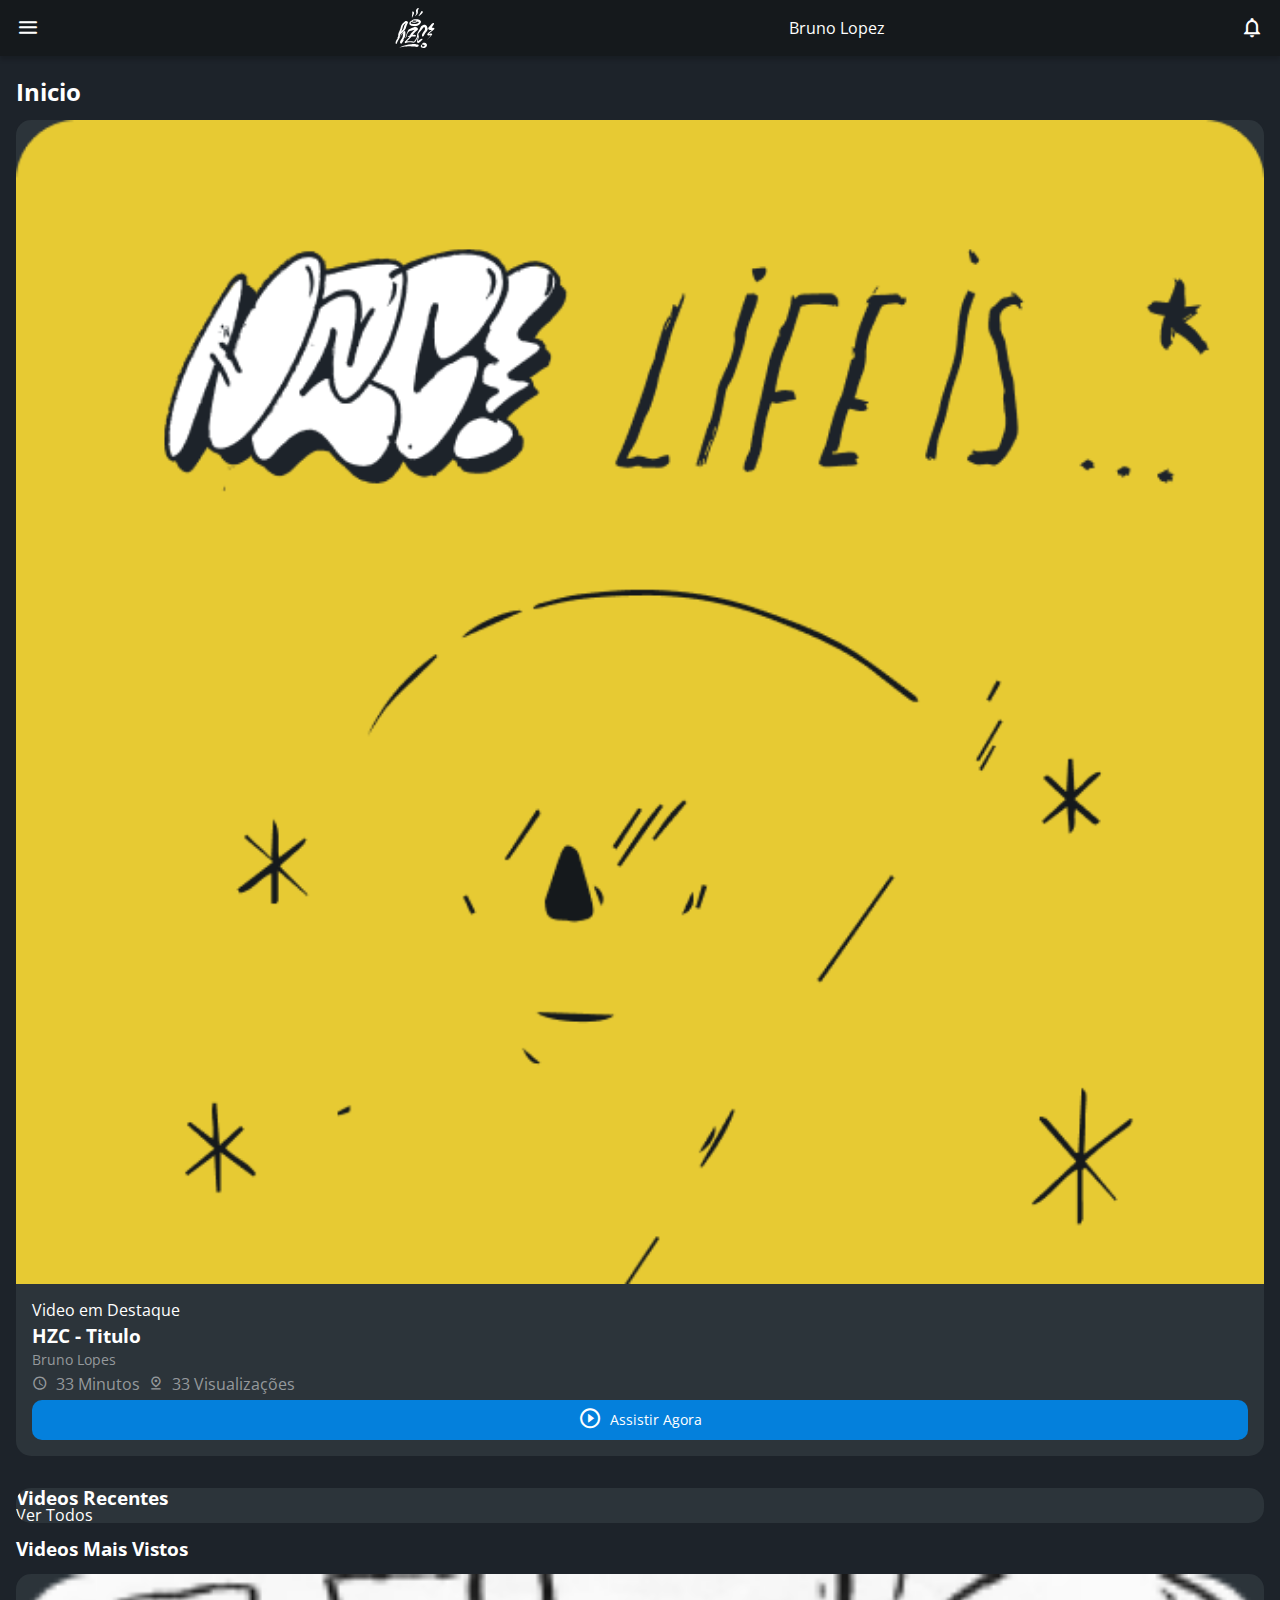
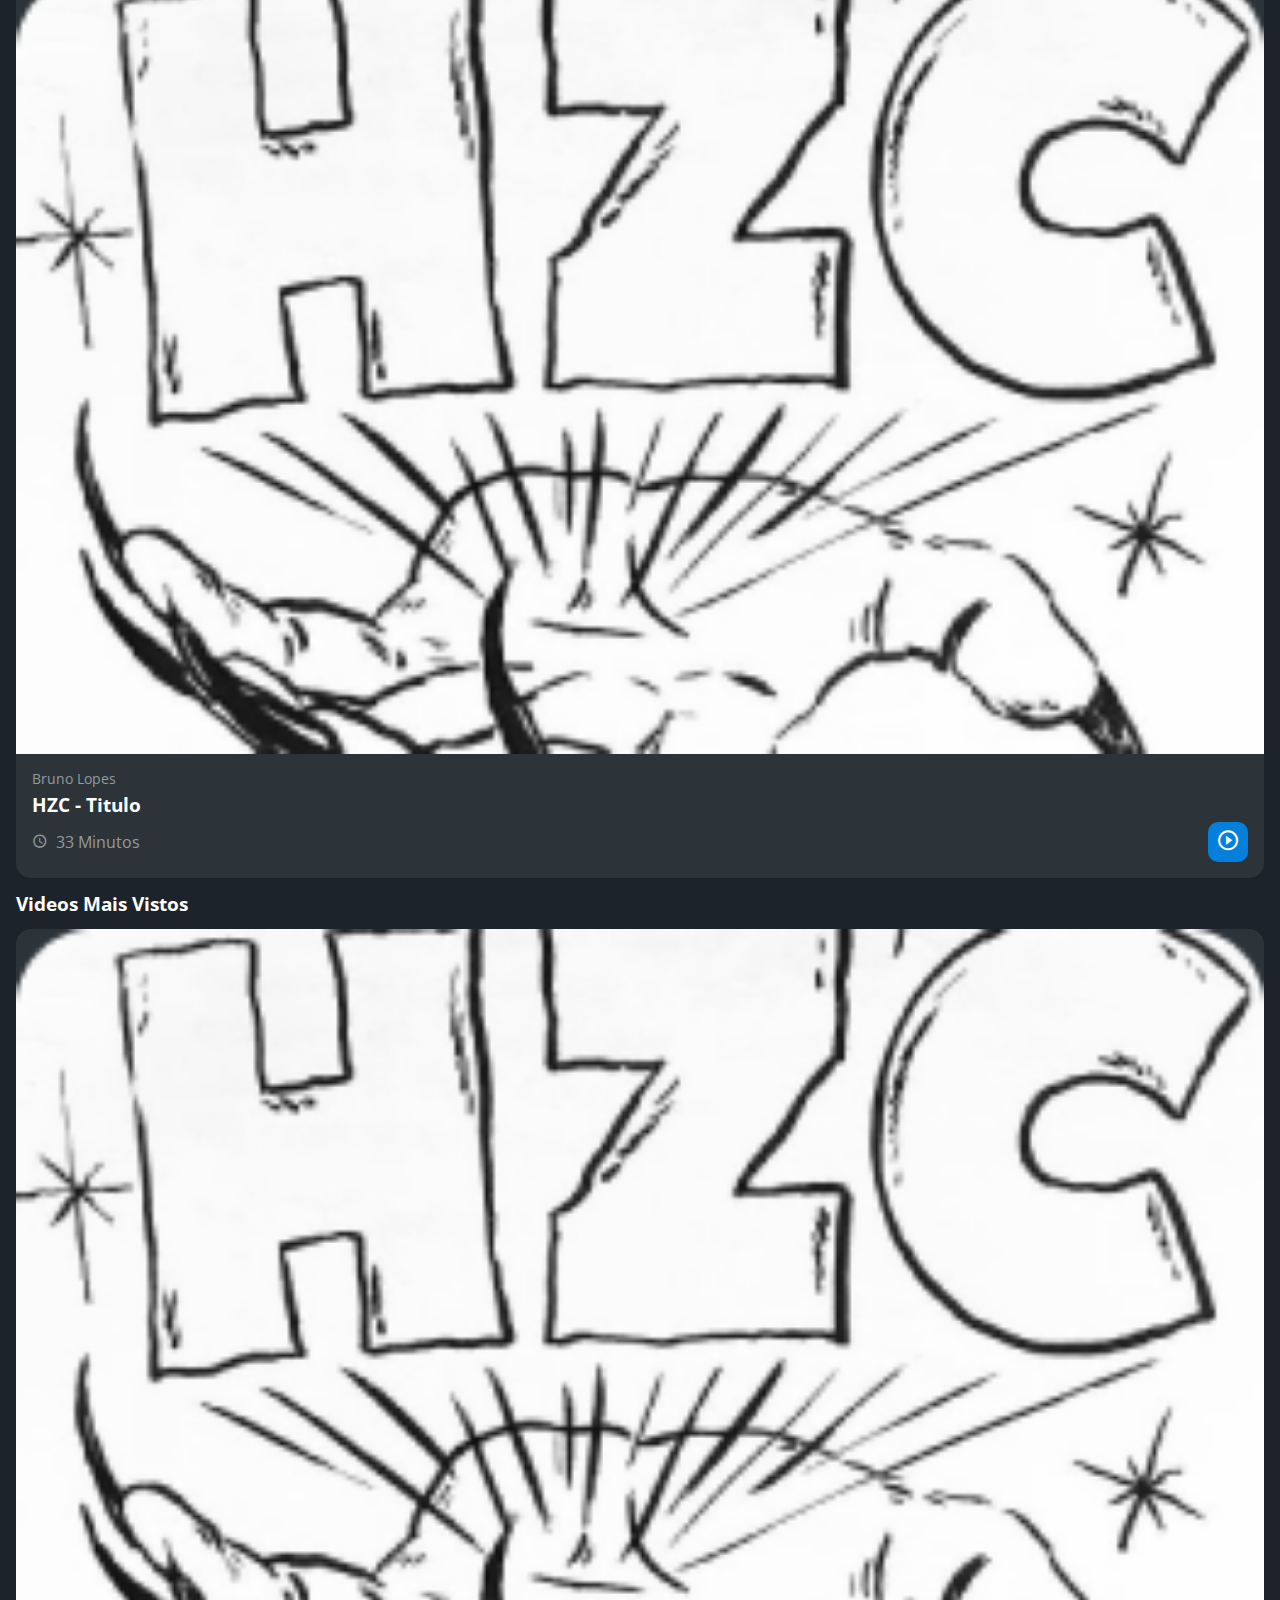
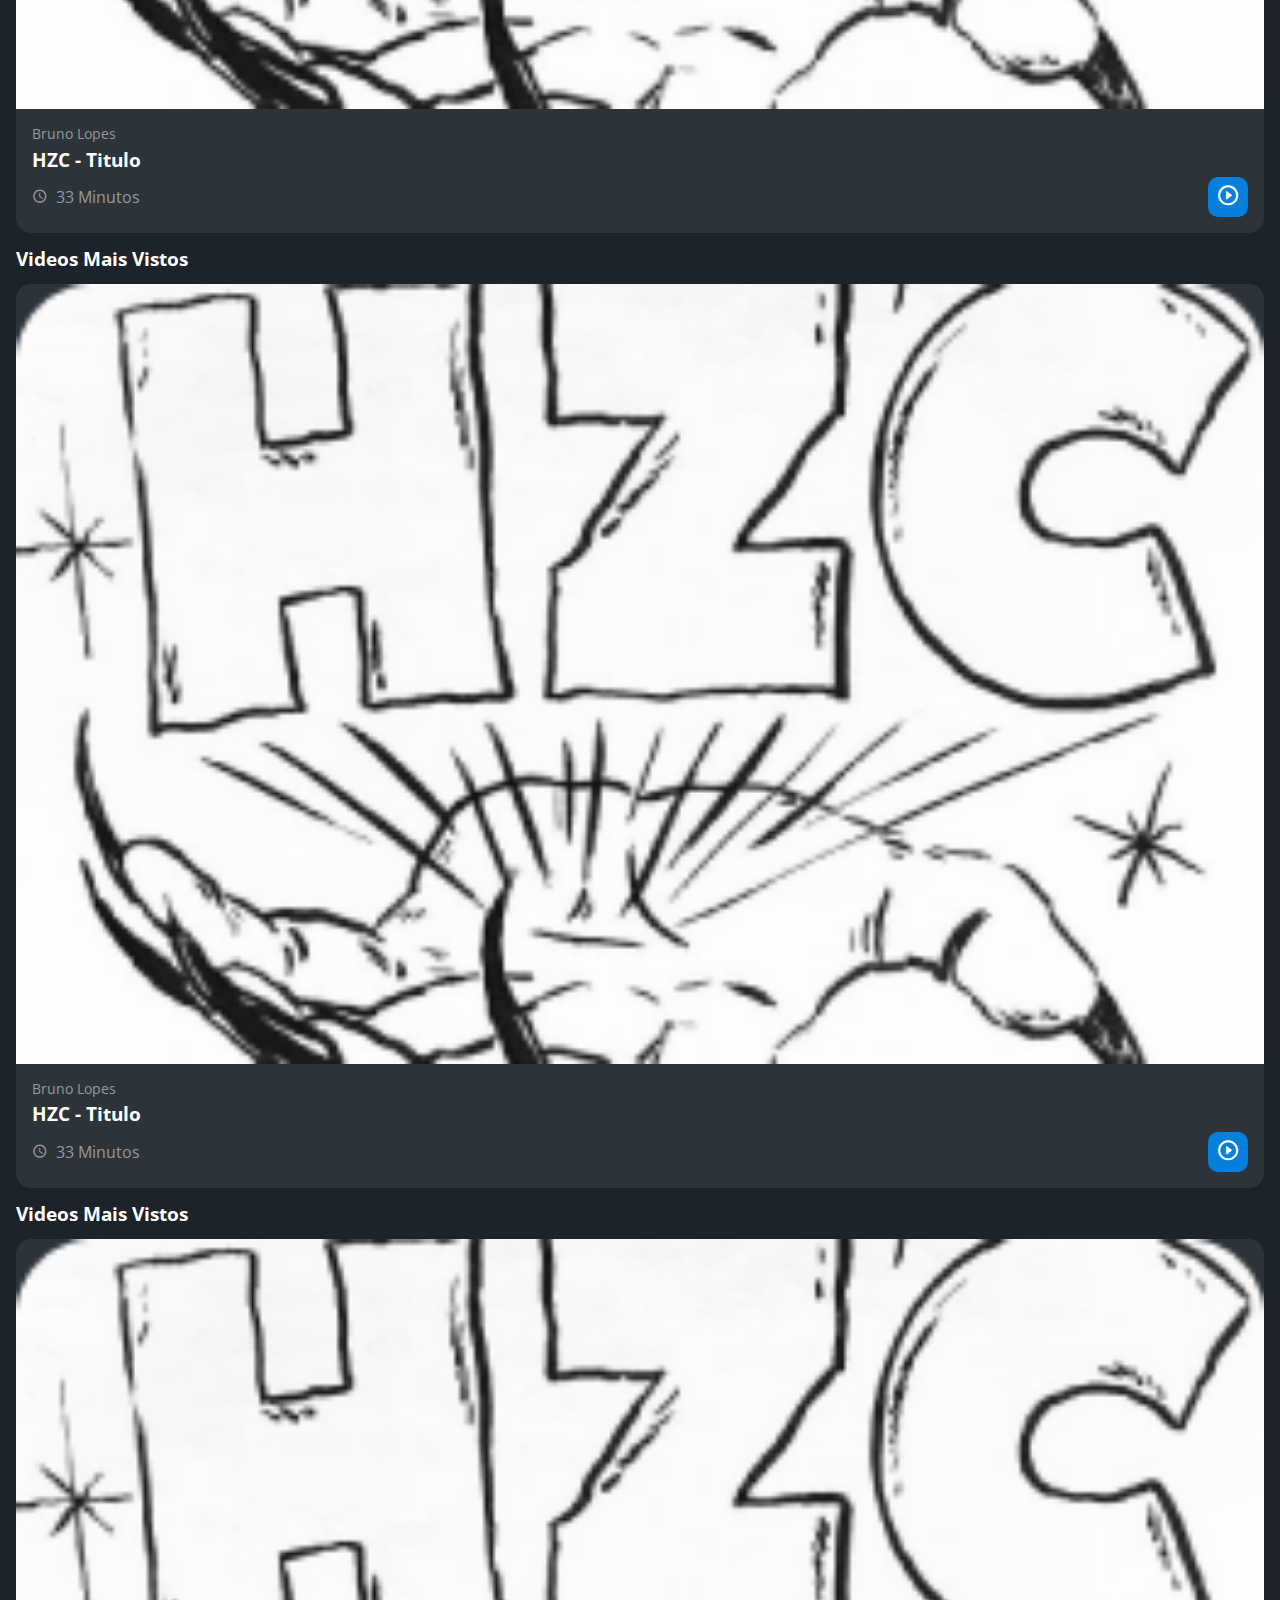
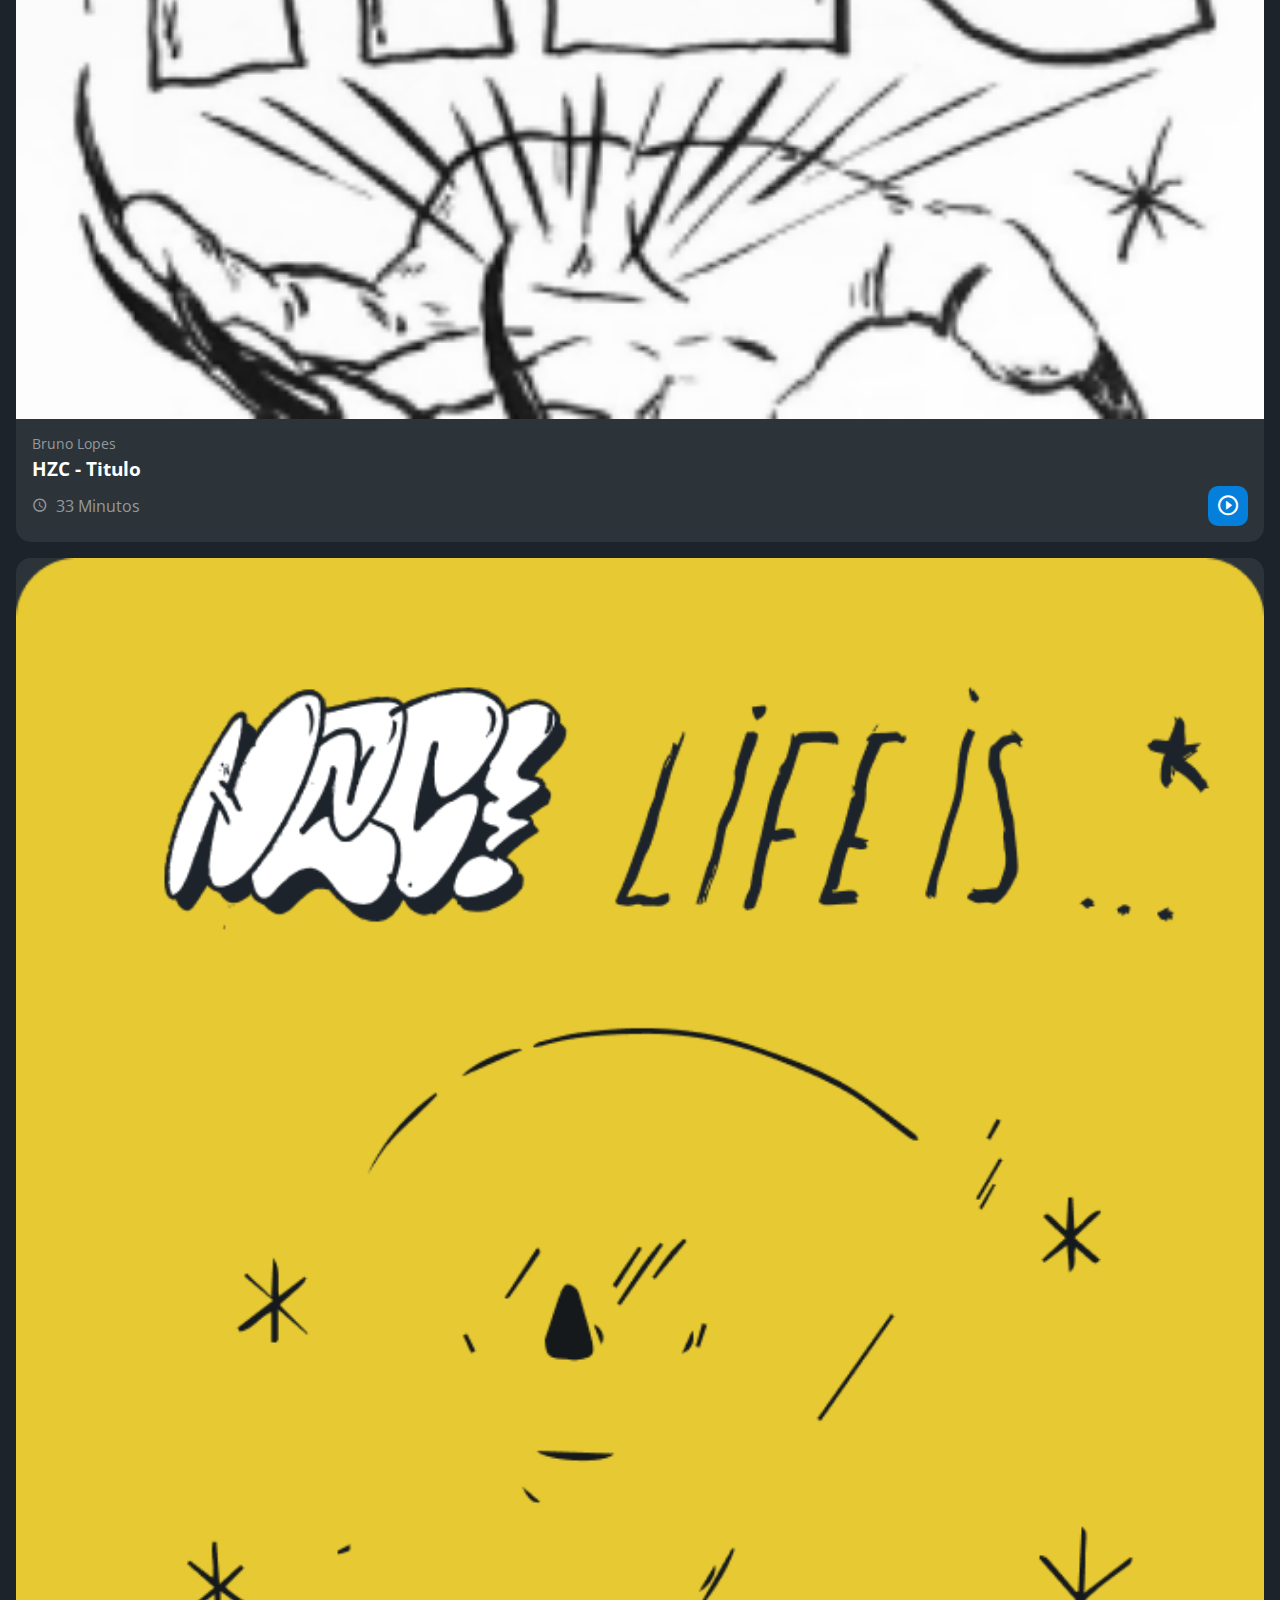
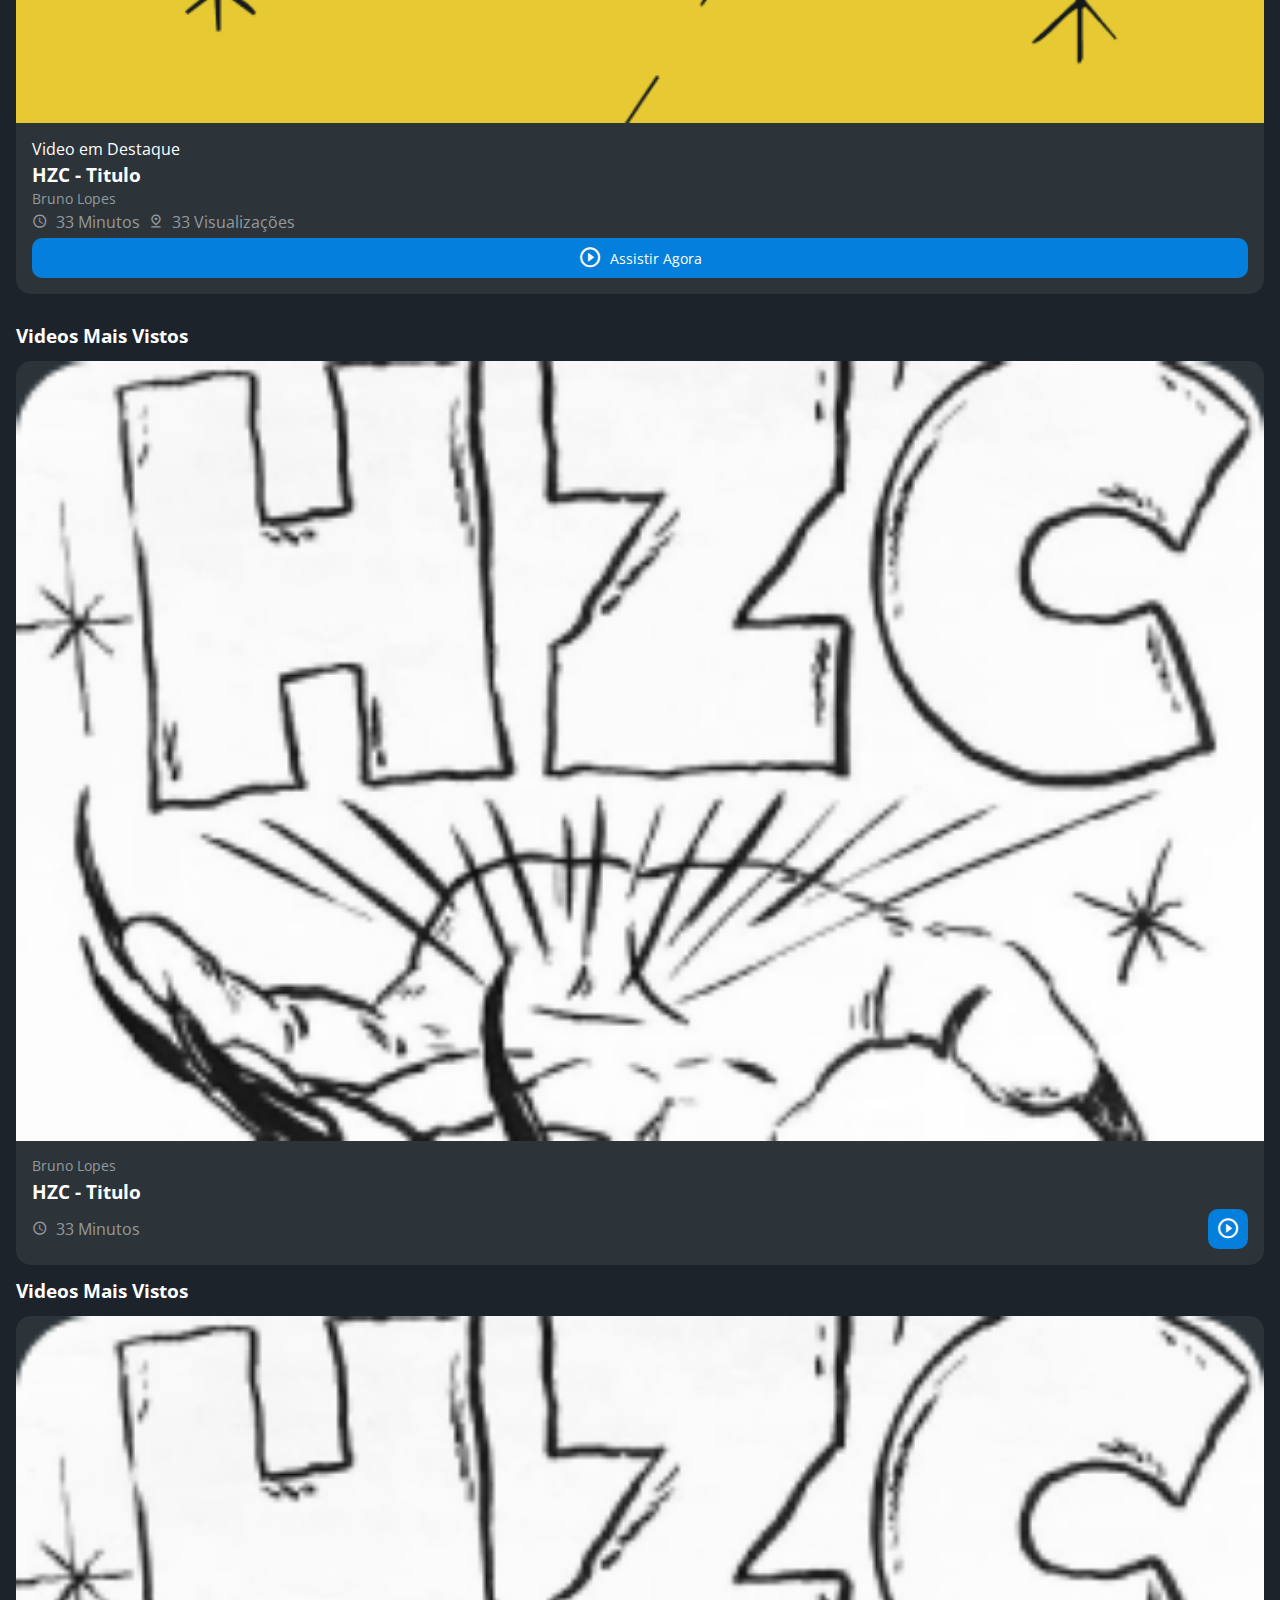
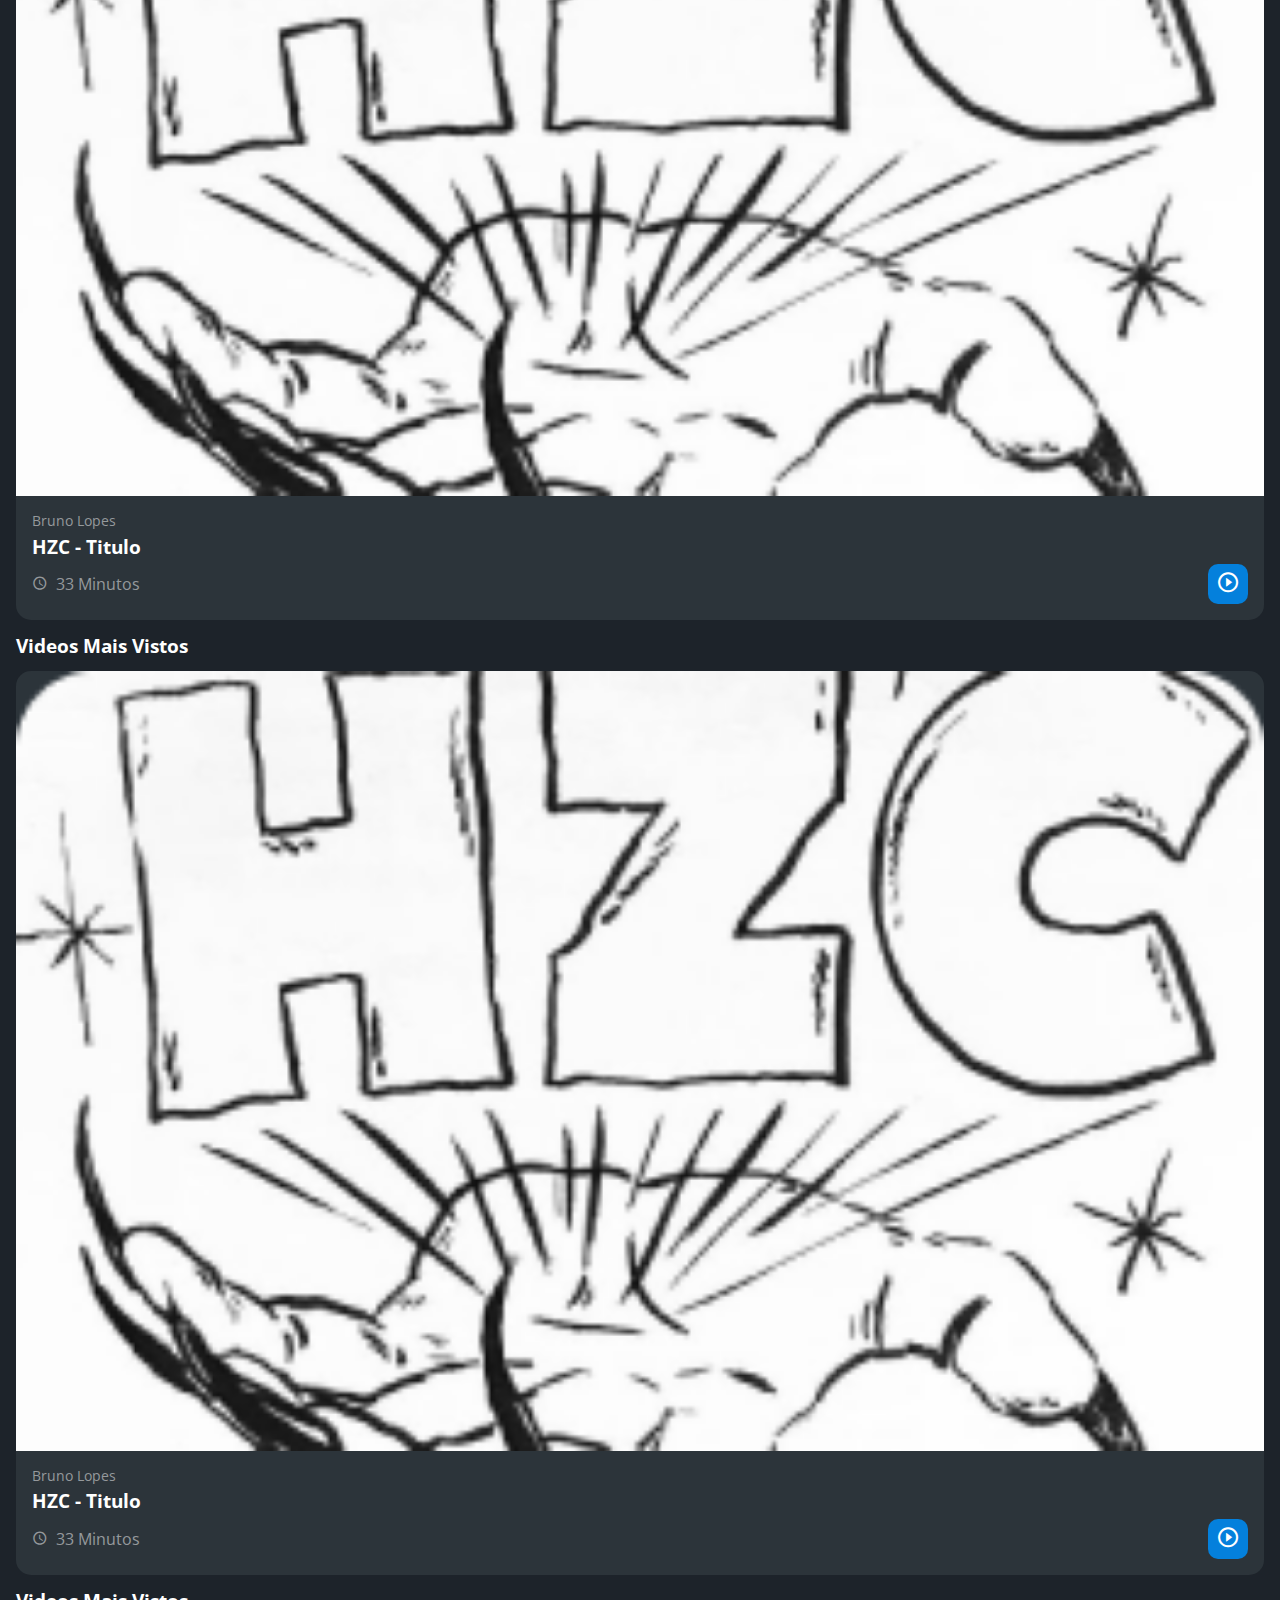
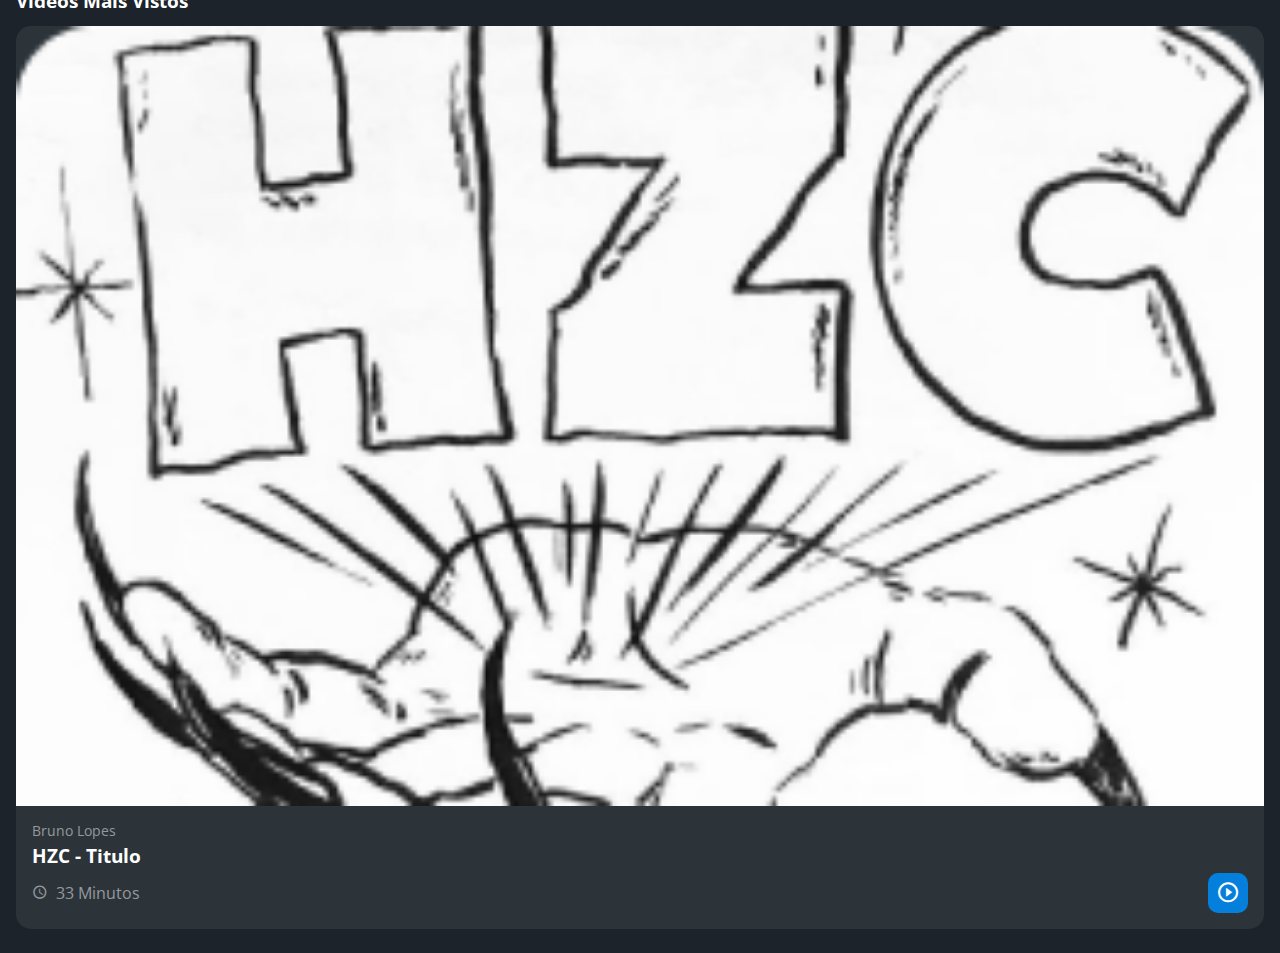
<file: [ESTUDO] Flex-e-Grid-Estudo-master/index.html>
<!DOCTYPE html>
<html lang="pt-br">
    <head>
        <meta charset="UTF-8">
        <meta http-equiv="X-UA-Compatible" content="IE=edge">
        <meta name="viewport" content="width=device-width, initial-scale=1.0">
        <title>HZC | Home</title>

        <link rel="preconnect" href="https://fonts.googleapis.com">
        <link rel="preconnect" href="https://fonts.gstatic.com" crossorigin>
        <link rel="stylesheet" href="https://fonts.googleapis.com/css2?family=Open+Sans:wght@400;600;700&display=swap">
        <link rel="stylesheet" href="assets/css/reset.css">
        <link rel="stylesheet" href="assets/css/estilos.css">
    </head>
    <body>
        <header class="cabecalho">
            <button class="cabecalho__menu" aria-label="Menu"><i></i></button>
            <img src="assets/img/logo.svg" alt="Logotipo da HZC" class="cabecalho__logo">
            <p class="cabecalho__perfil">Bruno Lopez</p>
            <button class="cabecalho__notificacao" aria-label="Notificação"><i></i></button>
        </header>
        <nav class="menu-lateral">
            <img src="assets/img/logo.svg" alt="Logotipo da HZC" class="menu-lateral__logo">
            <a href="#" class="menu-lateral__link menu-lateral__link--inicio menu-lateral__link--ativo">Inicio</a>
            <a href="#" class="menu-lateral__link menu-lateral__link--videos">Videos</a>
            <a href="#" class="menu-lateral__link menu-lateral__link--picos">Picos</a>
            <a href="#" class="menu-lateral__link menu-lateral__link--integrantes">Integrantes</a>
            <a href="#" class="menu-lateral__link menu-lateral__link--camisas">Camisas</a>
            <a href="#" class="menu-lateral__link menu-lateral__link--pinturas">Pinturas</a>
        </nav>
        <main class="principal">
            <h2 class="titulo-pagina">Inicio</h2>
            <article class="cartao cartao--destaque">
                <img src="assets/img/banner-mobile_1.png" alt="Banner do cartão" class="cartao__imagem">
                <div class="cartao__conteudo">
                    <p class="cartao__destaque">Video em Destaque</p>
                    <h3 class="cartao__titulo">HZC - Titulo</h3>
                    <p class="cartao__perfil">Bruno Lopes</p>
                    <p class="cartao__info cartao__info--tempo">33 Minutos</p>
                    <p class="cartao__info cartao__info--visualizacao">33 Visualizações</p>
                    <button class="cartao__botao cartao__botao--play cartao__botao--destaque">Assistir Agora</button>
                </div>
            </article>
            <article class="cartao cartao--recentes">
                <h3 class="cartao__titulo">Videos Recentes</h3>
                <a href="#" class="cartao__link">Ver Todos</a>
            </article>
            <section class="secao">
                <h3 class="titulo-secao">Videos Mais Vistos</h3>
                <article class="cartao">
                    <img src="assets/img/video_1.png" alt="Video" class="cartao__imagem">
                    <div class="cartao__conteudo">
                        <p class="cartao__perfil">Bruno Lopes</p>
                        <h3 class="cartao__titulo">HZC - Titulo</h3>
                        <p class="cartao__info cartao__info--tempo">33 Minutos</p>
                        <button class="cartao__botao cartao__botao--play" aria-label="Assistir Agora"></button>
                    </div>
                </article>
            </article>
            <section class="secao">
                <h3 class="titulo-secao">Videos Mais Vistos</h3>
                <article class="cartao">
                    <img src="assets/img/video_1.png" alt="Video" class="cartao__imagem">
                    <div class="cartao__conteudo">
                        <p class="cartao__perfil">Bruno Lopes</p>
                        <h3 class="cartao__titulo">HZC - Titulo</h3>
                        <p class="cartao__info cartao__info--tempo">33 Minutos</p>
                        <button class="cartao__botao cartao__botao--play" aria-label="Assistir Agora"></button>
                    </div>
                </article>
            </article>
            <section class="secao">
                <h3 class="titulo-secao">Videos Mais Vistos</h3>
                <article class="cartao">
                    <img src="assets/img/video_1.png" alt="Video" class="cartao__imagem">
                    <div class="cartao__conteudo">
                        <p class="cartao__perfil">Bruno Lopes</p>
                        <h3 class="cartao__titulo">HZC - Titulo</h3>
                        <p class="cartao__info cartao__info--tempo">33 Minutos</p>
                        <button class="cartao__botao cartao__botao--play" aria-label="Assistir Agora"></button>
                    </div>
                </article>
            </article>
            <section class="secao">
                <h3 class="titulo-secao">Videos Mais Vistos</h3>
                <article class="cartao">
                    <img src="assets/img/video_1.png" alt="Video" class="cartao__imagem">
                    <div class="cartao__conteudo">
                        <p class="cartao__perfil">Bruno Lopes</p>
                        <h3 class="cartao__titulo">HZC - Titulo</h3>
                        <p class="cartao__info cartao__info--tempo">33 Minutos</p>
                        <button class="cartao__botao cartao__botao--play" aria-label="Assistir Agora"></button>
                    </div>
                </article>
            </section>
            <article class="cartao cartao--destaque">
                <img src="assets/img/banner-mobile_1.png" alt="Banner do cartão" class="cartao__imagem">
                <div class="cartao__conteudo">
                    <p class="cartao__destaque">Video em Destaque</p>
                    <h3 class="cartao__titulo">HZC - Titulo</h3>
                    <p class="cartao__perfil">Bruno Lopes</p>
                    <p class="cartao__info cartao__info--tempo">33 Minutos</p>
                    <p class="cartao__info cartao__info--visualizacao">33 Visualizações</p>
                    <button class="cartao__botao cartao__botao--play cartao__botao--destaque">Assistir Agora</button>
                </div>
            </article>
            <section class="secao">
                <h3 class="titulo-secao">Videos Mais Vistos</h3>
                <article class="cartao">
                    <img src="assets/img/video_1.png" alt="Video" class="cartao__imagem">
                    <div class="cartao__conteudo">
                        <p class="cartao__perfil">Bruno Lopes</p>
                        <h3 class="cartao__titulo">HZC - Titulo</h3>
                        <p class="cartao__info cartao__info--tempo">33 Minutos</p>
                        <button class="cartao__botao cartao__botao--play" aria-label="Assistir Agora"></button>
                    </div>
                </article>
            </article>
            <section class="secao">
                <h3 class="titulo-secao">Videos Mais Vistos</h3>
                <article class="cartao">
                    <img src="assets/img/video_1.png" alt="Video" class="cartao__imagem">
                    <div class="cartao__conteudo">
                        <p class="cartao__perfil">Bruno Lopes</p>
                        <h3 class="cartao__titulo">HZC - Titulo</h3>
                        <p class="cartao__info cartao__info--tempo">33 Minutos</p>
                        <button class="cartao__botao cartao__botao--play" aria-label="Assistir Agora"></button>
                    </div>
                </article>
            </article>
            <section class="secao">
                <h3 class="titulo-secao">Videos Mais Vistos</h3>
                <article class="cartao">
                    <img src="assets/img/video_1.png" alt="Video" class="cartao__imagem">
                    <div class="cartao__conteudo">
                        <p class="cartao__perfil">Bruno Lopes</p>
                        <h3 class="cartao__titulo">HZC - Titulo</h3>
                        <p class="cartao__info cartao__info--tempo">33 Minutos</p>
                        <button class="cartao__botao cartao__botao--play" aria-label="Assistir Agora"></button>
                    </div>
                </article>
            </article>
            <section class="secao">
                <h3 class="titulo-secao">Videos Mais Vistos</h3>
                <article class="cartao">
                    <img src="assets/img/video_1.png" alt="Video" class="cartao__imagem">
                    <div class="cartao__conteudo">
                        <p class="cartao__perfil">Bruno Lopes</p>
                        <h3 class="cartao__titulo">HZC - Titulo</h3>
                        <p class="cartao__info cartao__info--tempo">33 Minutos</p>
                        <button class="cartao__botao cartao__botao--play" aria-label="Assistir Agora"></button>
                    </div>
                </article>
            </section>
        </main>
        <script src="index.js"></script>
    </body>
</html>
</file>
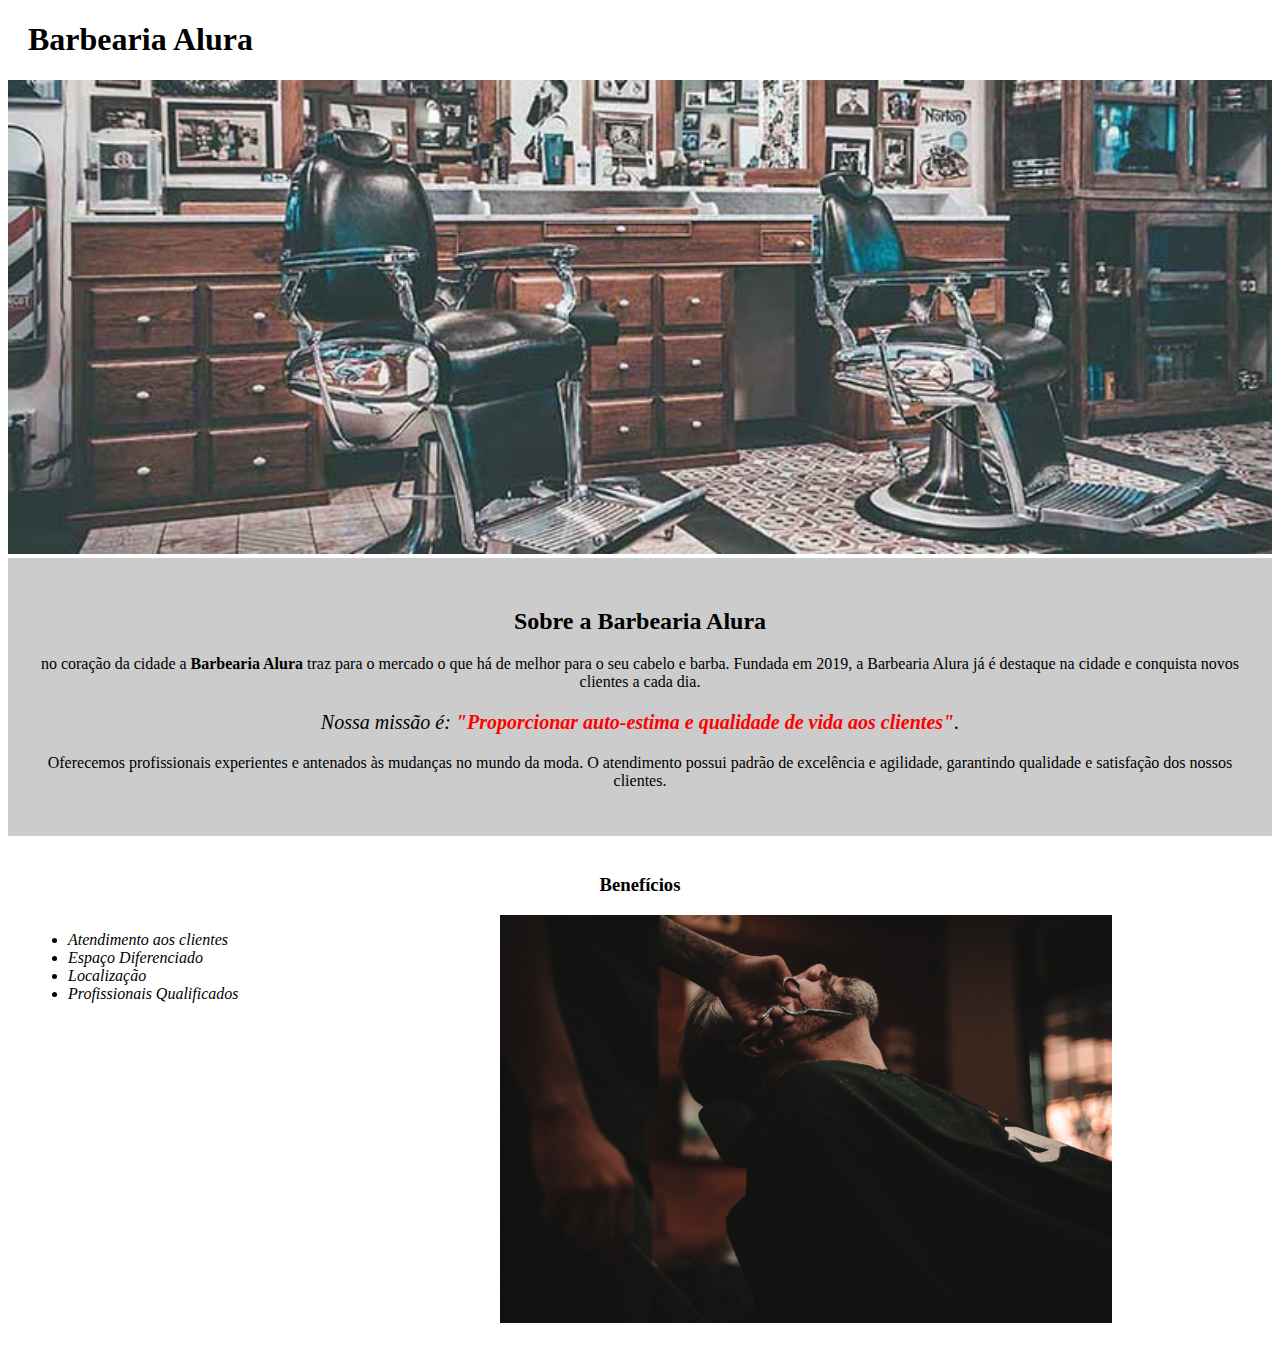
<file: [ESTUDO] HTML5-CSS3 - Básico/index.html>
<!DOCTYPE html>
<html lang="pt-br">
    <head>
        <meta charset="UTF-8">
        <title>Barbearia Alura</title>
        <link rel="stylesheet" href="style-home.css">
    </head>

    <body>
        <header>
            <h1 class="titulo-principal">Barbearia Alura</h1>
        </header>
        <img id="banner" src="image/banner.jpg">
        <div class="principal">
            <h2 class="titulo-centralizado">Sobre a Barbearia Alura</h2>

            <p> no coração da cidade a <strong>Barbearia Alura</strong> traz para o mercado o que há de melhor para o seu cabelo e barba. 
            Fundada em 2019, a Barbearia Alura já é destaque na cidade e conquista novos clientes a cada dia.</p>

            <p id="missao"><em>Nossa missão é: <strong>"Proporcionar auto-estima e qualidade de vida aos clientes"</strong>.</em></p>

            <p>Oferecemos profissionais experientes e antenados às mudanças no mundo da moda. 
            O atendimento possui padrão de excelência e agilidade, garantindo qualidade e satisfação dos nossos clientes.</p>
        </div>

        <div class="beneficios">
            <h3 class="titulo-centralizado">Benefícios</h3>
            
            <ul>
                <li class="itens">Atendimento aos clientes</li>
                <li class="itens">Espaço Diferenciado</li>
                <li class="itens">Localização</li>
                <li class="itens">Profissionais Qualificados</li>
            </ul>

            <img class="imagembeneficios" src="image/beneficios.jpg">
        </div>

    </body>
</html>
</file>
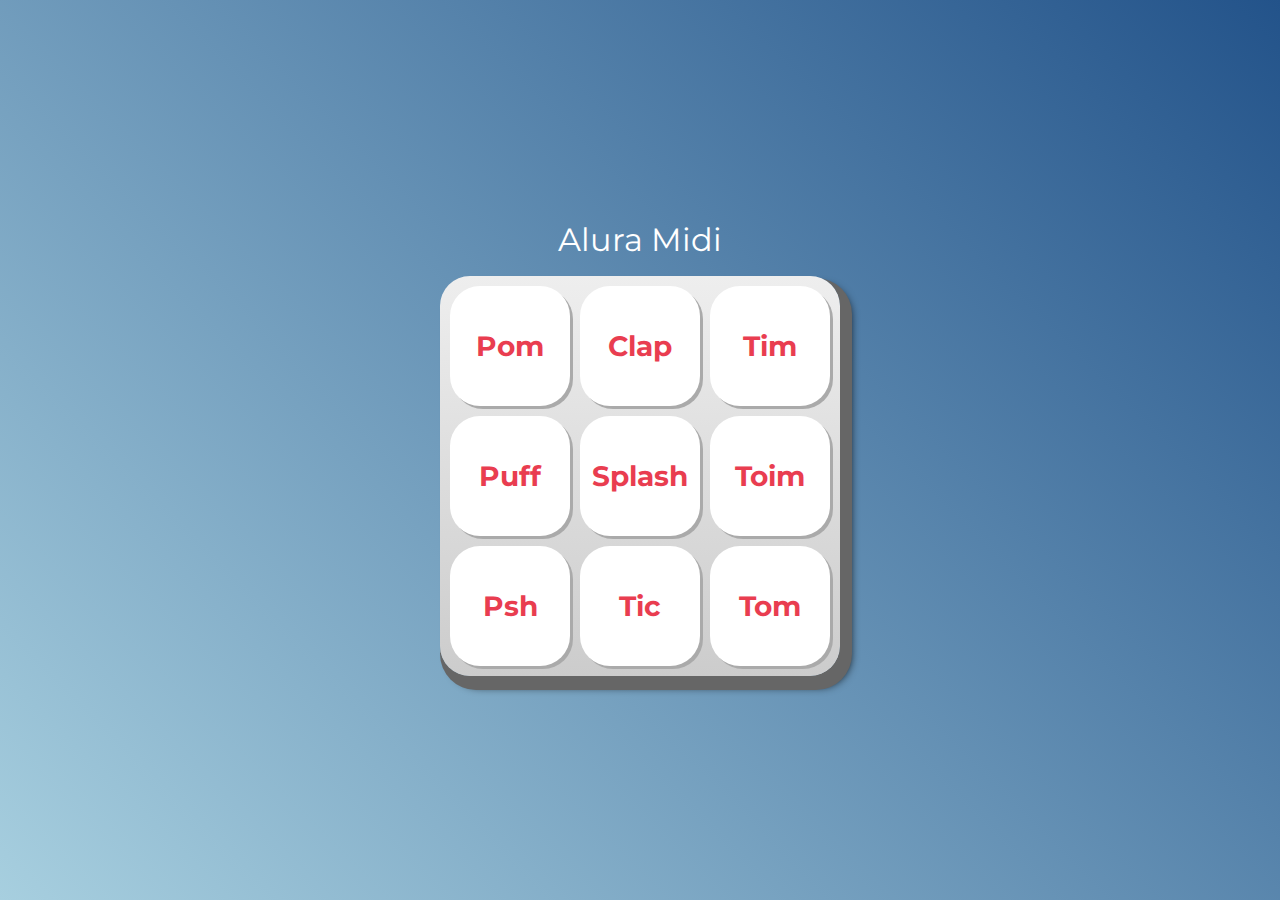
<file: [ESTUDO] JavaScript-AluraMidi/index.html>
<!DOCTYPE html>
<html lang="pt-BR">
<head>
    <meta charset="UTF-8">
    <meta http-equiv="X-UA-Compatible" content="IE=edge">
    <meta name="viewport" content="width=device-width, initial-scale=1.0">

    <title>Alura MIDI</title>

    <link rel="preconnect" href="https://fonts.googleapis.com">
    <link rel="preconnect" href="https://fonts.gstatic.com" crossorigin>
    <link href="https://fonts.googleapis.com/css2?family=Montserrat:wght@500;600&display=swap" rel="stylesheet">

    <link rel="icon" type="image/png" href="images/bateria.png">
    <link rel="stylesheet" href="css/reset.css">
    <link rel="stylesheet" href="css/estilos.css">

</head>
<body>

    <h1>Alura Midi</h1>

    <section class="teclado">
        <button class="tecla tecla_pom">Pom</button>
        <button class="tecla tecla_clap">Clap</button>
        <button class="tecla tecla_tim">Tim</button>

        <button class="tecla tecla_puff">Puff</button>
        <button class="tecla tecla_splash">Splash</button>
        <button class="tecla tecla_toim">Toim</button>

        <button class="tecla tecla_psh">Psh</button>
        <button class="tecla tecla_tic">Tic</button>
        <button class="tecla tecla_tom">Tom</button>
    </section>

<audio src="sounds/keyq.wav" id="som_tecla_pom"></audio>
<audio src="sounds/keyw.wav" id="som_tecla_clap"></audio>
<audio src="sounds/keye.wav" id="som_tecla_tim"></audio>
<audio src="sounds/keya.wav" id="som_tecla_puff"></audio>
<audio src="sounds/keys.wav" id="som_tecla_splash"></audio>
<audio src="sounds/keyd.wav" id="som_tecla_toim"></audio>
<audio src="sounds/keyz.wav" id="som_tecla_psh"></audio>
<audio src="sounds/keyx.wav" id="som_tecla_tic"></audio>
<audio src="sounds/keyc.wav" id="som_tecla_tom"></audio>

    <script src="main.js"></script>
</body>
</html>
</file>
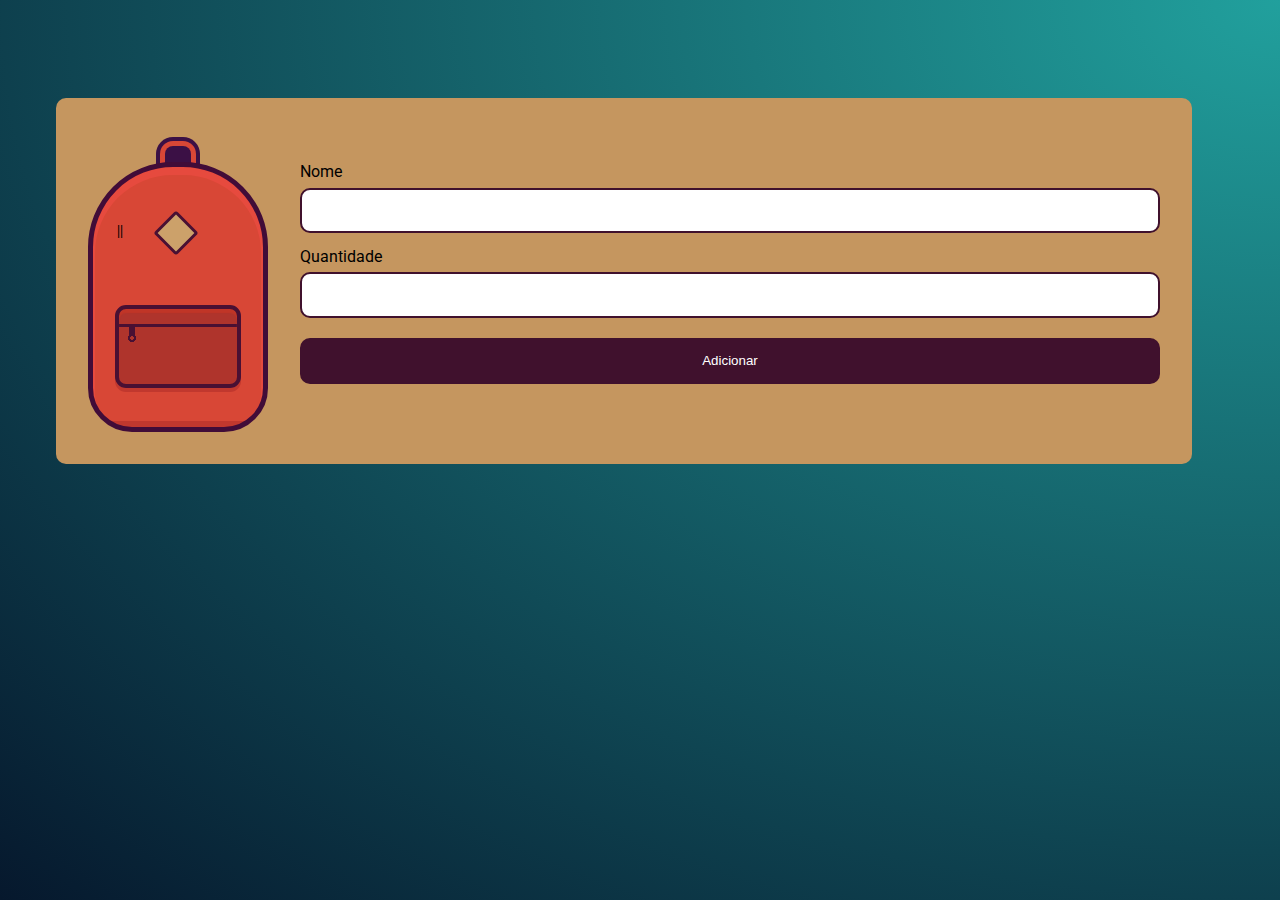
<file: [ESTUDO] Javascript-Armazenando Dados no Navegador/index.html>
<!DOCTYPE html>
<html lang="en">
<head>
    <meta charset="UTF-8">
    <meta http-equiv="X-UA-Compatible" content="IE=edge">
    <meta name="viewport" content="width=device-width, initial-scale=1.0">
    <title>Mochila de viagem</title>
    <link rel="stylesheet" href="css/style.css">

    <link rel="preconnect" href="https://fonts.googleapis.com">
    <link rel="preconnect" href="https://fonts.gstatic.com" crossorigin>
    <link href="https://fonts.googleapis.com/css2?family=Roboto&display=swap" rel="stylesheet"> 
</head>
<body>
    <main class="conteudo">
        <div class="principal">
            <div class="mochila"></div>
            <form action="" class="adicionar" id="novoItem">
                <label for="nome">Nome</label>
                <input type="text" name="nome" id="nome">
                <label for="quantidade">Quantidade</label>
                <input type="number" name="quantidade" id="quantidade">
                <input type="submit" value="Adicionar" class="cadastrar" id="cadastrar">
            </form>
        </div>
        
        <ul class="lista" id="lista"></ul>
    </main>
    <script src="js/main.js"></script>
</body>
</html>
</file>
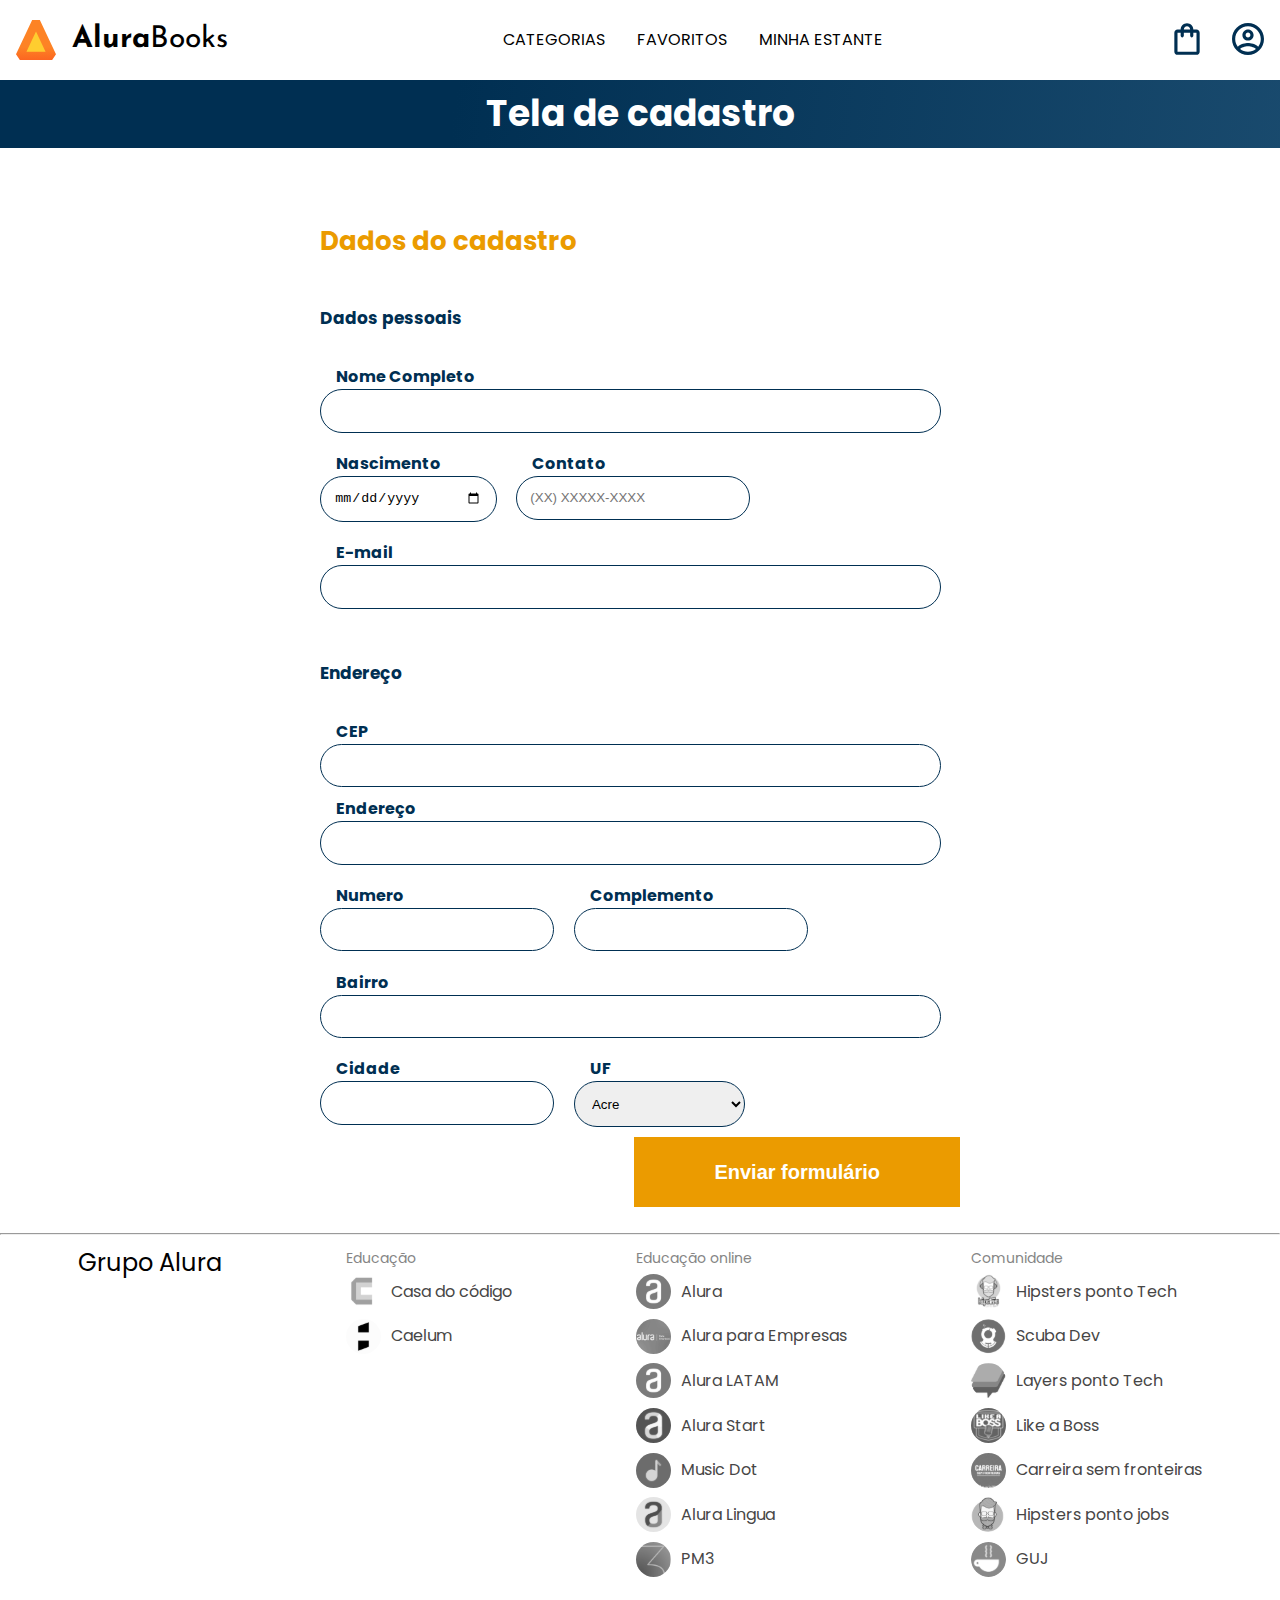
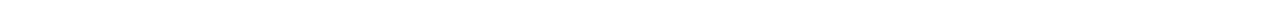
<file: [ESTUDO] Javascript-consumindo-dados-api-main/index.html>
<!DOCTYPE html>
<html lang="en">

<head>
    <meta charset="UTF-8">
    <meta http-equiv="X-UA-Compatible" content="IE=edge">
    <meta name="viewport" content="width=device-width, initial-scale=1.0">
    <link rel="stylesheet" href="./styles/reset.css">
    <link rel="preconnect" href="https://fonts.googleapis.com">
    <link rel="preconnect" href="https://fonts.gstatic.com" crossorigin>
    <link href="https://fonts.googleapis.com/css2?family=Poppins:wght@300;400;500;700&display=swap" rel="stylesheet">
    <link rel="stylesheet" href="https://unpkg.com/swiper@8/swiper-bundle.min.css" />
    <link href="https://fonts.googleapis.com/css2?family=Josefin+Sans:wght@400;700&display=swap" rel="stylesheet">
    <link rel="stylesheet" href="./styles/styles.css">
    <title>Formulário de cadastro</title>
</head>

<body>

    <header class="cabeçalho">
        <div class="container">
            <input type="checkbox" id="menu" class="container__botao">
            <label for="menu" class="container__rotulo">
                <span class="cabeçalho__menu-hamburguer container__imagem"></span>
            </label>
            <ul class="lista-menu">
                <li class="lista-menu__titulo">Categorias</li>
                <li class="lista-menu__item">
                    <a href="#" class="lista-menu__link">Programação</a>
                </li>
                <li class="lista-menu__item">
                    <a href="#" class="lista-menu__link">Front-end</a>
                </li>
                <li class="lista-menu__item">
                    <a href="#" class="lista-menu__link">Infraestrutura</a>
                </li>
                <li class="lista-menu__item">
                    <a href="#" class="lista-menu__link">Business</a>
                </li>
                <li class="lista-menu__item">
                    <a href="#" class="lista-menu__link">Design & UX</a>
                </li>
            </ul>
            <img src="img/Logo.svg" alt="Logo da Alurabooks" class="container__imagem">
            <h1 class="container__titulo"><b class="container__titulo--negrito">Alura</b>Books</h1>
        </div>

        <ul class="opções">
            <input type="checkbox" id="opções-menu" class="opções__botão">
            <li class="opções__item"><a href="#" class="opções__link">Categorias</a></li>
            <li class="opções__item"><a href="#" class="opções__link">Favoritos</a></li>
            <li class="opções__item"><a href="#" class="opções__link">Minha estante</a></li>
        </ul>

        <div class="container">
            <a href="#"><img src="img/Favoritos.svg" alt="Meus favoritos"
                    class="container__imagem container__imagem-transparente"></a>
            <a href="#" class="container__link">
                <img src="img/Compras.svg" alt="Carrinhos de compras" class="container__imagem">
                <p class="container__texto">Minha sacola</p>
            </a>
            <a href="#" class="container__link">
                <img src="img/Usuario.svg" alt="Meu perfil" class="container__imagem">
                <p class="container__texto">Meu perfil</p>
            </a>
        </div>
    </header>

    <section class="banner">
        <h2 class="banner__titulo">Tela de cadastro</h2>
    </section>

    <main class="principal">
        <h2 class="principal__titulo">Dados do cadastro</h2>

        <form class="principal__formulario" id="formulario" target="_blank"
            onsubmit="location.replace('./cadastro-finalizado.html')">
            <h3 class="principal__subtitulo">Dados pessoais</h3>
            <div class="formulario__campo">
                <label class="campo__etiqueta" for="nome">Nome Completo</label>
                <input name="nome" id="nome" class="campo__escrita" required />
            </div>
            <div class="formulario__dupla">
                <div class="formulario__campo">
                    <label class="campo__etiqueta" for="nascimento">Nascimento</label>
                    <input name="nascimento" id="nascimento" type="date" class="campo__escrita" required />
                </div>
                <div class="formulario__campo">
                    <label class="campo__etiqueta" for="telefone">Contato</label>
                    <input name="telefone" id="telefone" type="tel" placeholder="(XX) XXXXX-XXXX" class="campo__escrita"
                        required />
                </div>
            </div>
            <div class="formulario__campo">
                <label class="campo__etiqueta" for="email">E-mail</label>
                <input name="email" id="email" type="email" class="campo__escrita" required />
            </div>

            <h3 class="principal__subtitulo">Endereço</h3>

            <div class="formulario__campo">
                <label class="campo__etiqueta" for="cep">CEP</label>
                <input name="cep" id="cep" class="campo__escrita" required />
                <div id="erro"></div>
            </div>

            <div class="formulario__campo">
                <label class="campo__etiqueta" for="endereco">Endereço</label>
                <input name="endereco" id="endereco" class="campo__escrita" required />
            </div>
            <div class="formulario__dupla">
                <div class="formulario__campo">
                    <label class="campo__etiqueta" for="numero">Numero</label>
                    <input name="numero" id="numero" class="campo__escrita" required />
                </div>
                <div class="formulario__campo">
                    <label class="campo__etiqueta" for="complemento">Complemento</label>
                    <input name="complemento" id="complemento" class="campo__escrita" />
                </div>
            </div>
            <div class="formulario__campo">
                <label class="campo__etiqueta" for="bairro">Bairro</label>
                <input name="bairro" id="bairro" class="campo__escrita" required />
            </div>
            <div class="formulario__dupla">
                <div class="formulario__campo">
                    <label class="campo__etiqueta" for="cidade">Cidade</label>
                    <input name="cidade" id="cidade" class="campo__escrita" required />
                </div>

                <div class="formulario__campo">
                    <label class="campo__etiqueta" for="estado">UF</label>
                    <select id="estado" name="estado" class="campo__escrita">
                        <option value="AC">Acre</option>
                        <option value="AL">Alagoas</option>
                        <option value="AP">Amapá</option>
                        <option value="AM">Amazonas</option>
                        <option value="BA">Bahia</option>
                        <option value="CE">Ceará</option>
                        <option value="DF">Distrito Federal</option>
                        <option value="ES">Espírito Santo</option>
                        <option value="GO">Goiás</option>
                        <option value="MA">Maranhão</option>
                        <option value="MT">Mato Grosso</option>
                        <option value="MS">Mato Grosso do Sul</option>
                        <option value="MG">Minas Gerais</option>
                        <option value="PA">Pará</option>
                        <option value="PB">Paraíba</option>
                        <option value="PR">Paraná</option>
                        <option value="PE">Pernambuco</option>
                        <option value="PI">Piauí</option>
                        <option value="RJ">Rio de Janeiro</option>
                        <option value="RN">Rio Grande do Norte</option>
                        <option value="RS">Rio Grande do Sul</option>
                        <option value="RO">Rondônia</option>
                        <option value="RR">Roraima</option>
                        <option value="SC">Santa Catarina</option>
                        <option value="SP">São Paulo</option>
                        <option value="SE">Sergipe</option>
                        <option value="TO">Tocantins</option>
                        <option value="EX">Estrangeiro</option>
                    </select>
                </div>

            </div>


            <input type="submit" value="Enviar formulário" class="formulario__botao" id="enviar">
        </form>
    </main>

    <hr>
    <footer class="rodapé">
        <h2 class="rodapé__titulo">Grupo Alura</h2>
        <ul class="lista-rodapé">
            <li class="lista-rodapé__titulo">Educação</li>
            <li class="lista-rodapé__item">
                <img src="img/CasaDoCodigo.svg" alt="Logo da casa do código">
                <a href="https://www.casadocodigo.com.br/" class="lista-rodapé__link">Casa do código</a>
            </li>
            <li class="lista-rodapé__item">
                <img src="img/Caelum.svg" alt="Logo da caelum">
                <a href="https://caelum.com.br/" class="lista-rodapé__link">Caelum</a>
            </li>
        </ul>

        <ul class="lista-rodapé">
            <li class="lista-rodapé__titulo">Educação online</li>
            <li class="lista-rodapé__item">
                <img src="img/Alura.svg" alt="Logo da Alura">
                <a href="https://www.alura.com.br/" class="lista-rodapé__link">Alura</a>
            </li>
            <li class="lista-rodapé__item">
                <img src="img/AluraEmpresas.svg" alt="Logo da Alura para Empresas">
                <a href="https://www.alura.com.br/empresas" class="lista-rodapé__link">Alura para Empresas</a>
            </li>
            <li class="lista-rodapé__item">
                <img src="img/AluraLATAM.svg" alt="Logo da Alura Latam">
                <a href="https://www.aluracursos.com/" class="lista-rodapé__link">Alura LATAM</a>
            </li>
            <li class="lista-rodapé__item">
                <img src="img/AluraStart.svg" alt="Logo da Alura START">
                <a href="https://www.alurastart.com.br/" class="lista-rodapé__link">Alura Start</a>
            </li>
            <li class="lista-rodapé__item">
                <img src="img/MusicDot.svg" alt="Logo da Music Dot">
                <a href="https://www.musicdot.com.br/" class="lista-rodapé__link">Music Dot</a>
            </li>
            <li class="lista-rodapé__item">
                <img src="img/AluraLingua.svg" alt="Logo da Alura Lingua">
                <a href="https://www.aluralingua.com.br/" class="lista-rodapé__link">Alura Lingua</a>
            </li>
            <li class="lista-rodapé__item">
                <img src="img/PM3.svg" alt="Logo da PM3">
                <a href="https://www.cursospm3.com.br/" class="lista-rodapé__link">PM3</a>
            </li>
        </ul>

        <ul class="lista-rodapé">
            <li class="lista-rodapé__titulo">Comunidade</li>
            <li class="lista-rodapé__item">
                <img src="img/HipstersTech.svg" alt="Logo do Hipsters ponto Tech">
                <a href="https://hipsters.tech/" class="lista-rodapé__link">Hipsters ponto Tech</a>
            </li>
            <li class="lista-rodapé__item">
                <img src="img/ScubaDev.svg" alt="Logo do Scuba Dev">
                <a href="https://scuba.dev.br/" class="lista-rodapé__link">Scuba Dev</a>
            </li>
            <li class="lista-rodapé__item">
                <img src="img/LayersTech.svg" alt="Logo do Layers ponto Tech">
                <a href="https://layerspontotech.com.br/" class="lista-rodapé__link">Layers ponto Tech</a>
            </li>
            <li class="lista-rodapé__item">
                <img src="img/LikeABoss.svg" alt="Logo do Like a Boss">
                <a href="https://likeaboss.com.br/" class="lista-rodapé__link">Like a Boss</a>
            </li>
            <li class="lista-rodapé__item">
                <img src="img/CarreiraSemFronteira.svg" alt="Logo do Carreira sem fronteiras">
                <a href="https://www.carreirasemfronteiras.com.br/" class="lista-rodapé__link">Carreira sem
                    fronteiras</a>
            </li>
            <li class="lista-rodapé__item">
                <img src="img/HipstersJobs.svg" alt="Logo do Hipsters ponto jobs">
                <a href="https://hipsters.jobs/" class="lista-rodapé__link">Hipsters ponto jobs</a>
            </li>
            <li class="lista-rodapé__item">
                <img src="img/GUJ.svg" alt="Logo do GUJ">
                <a href="https://www.guj.com.br/" class="lista-rodapé__link">GUJ</a>
            </li>
        </ul>
    </footer>
    <script src="/[ESTUDO] Javascript-consumindo-dados-api-main/js/script.js"></script>

</body>

</html>
</file>
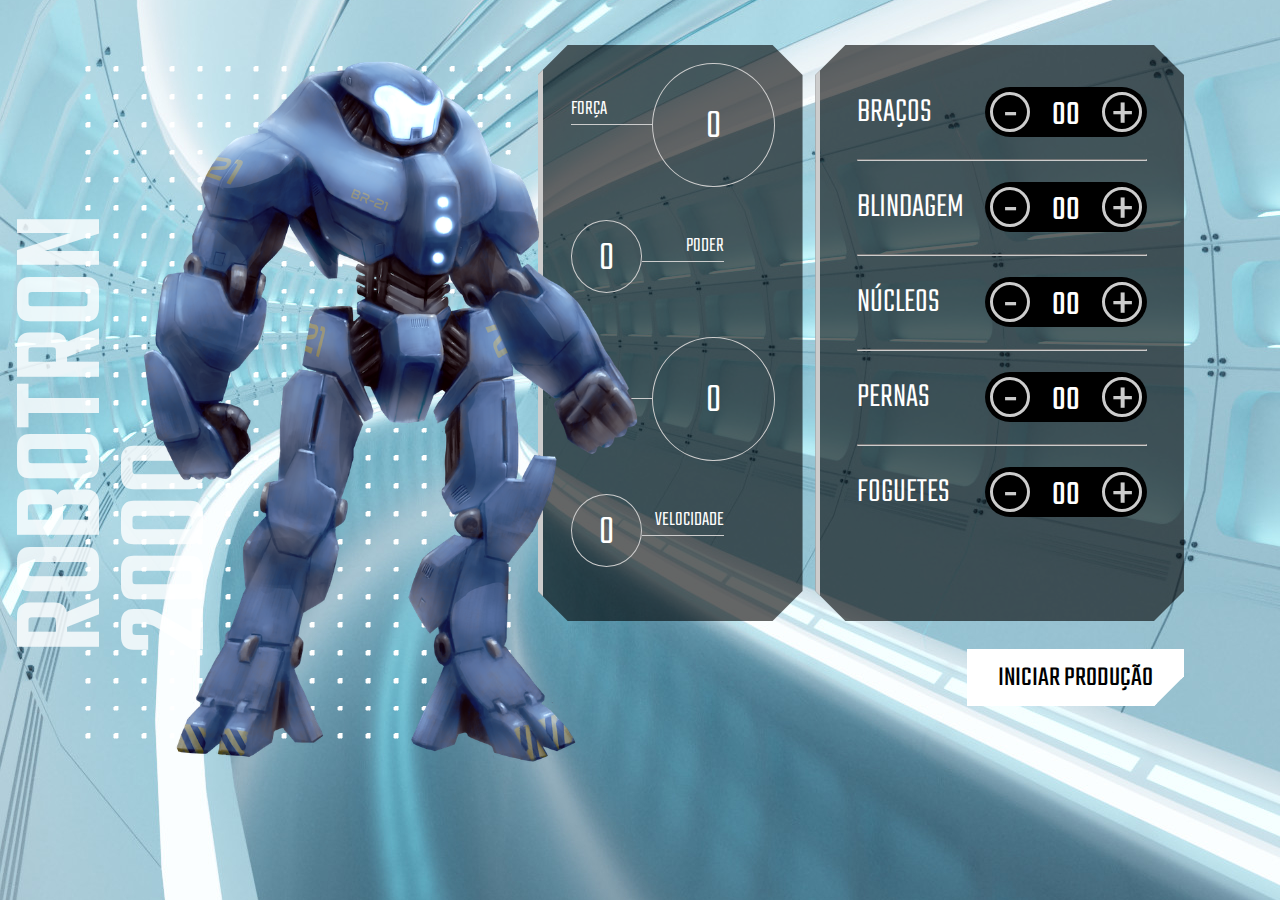
<file: [ESTUDO] JavaScript-ManipulandoDOM-Robotron/index.html>
<!DOCTYPE html>
<html lang="en">
<head>
    <meta charset="UTF-8">
    <meta http-equiv="X-UA-Compatible" content="IE=edge">
    <meta name="viewport" content="width=device-width, initial-scale=1.0">
    <link rel="shortcut icon" type="image/jpg" href="img/favicon.ico"/>
    <title>Robotron 2000</title>

    <link rel="stylesheet" href="css/style.css">
    <link rel="preconnect" href="https://fonts.googleapis.com">
    <link rel="preconnect" href="https://fonts.gstatic.com" crossorigin>
    <link href="https://fonts.googleapis.com/css2?family=Teko:wght@300;500&display=swap" rel="stylesheet"> 
</head>
<body>
    <main>
        <section class="robotron">
            <img class="robo" src="img/robotron.png" alt="Robotron" id="robotron">
            <figcaption class="titulo">ROBOTRON <br>2000</figcaption>
        </section>

        <section class="box estatisticas">
            <div class="estatistica">
                <p class="estatistica-titulo">Força</p>
                <div class="estatistica-valor">
                    <p class="estatistica-numero" data-estatistica="forca">0</p>
                </div>
            </div>
            <div class="estatistica">
                <p class="estatistica-titulo">Poder</p>
                <div class="estatistica-valor">
                    <p class="estatistica-numero" data-estatistica="poder">0</p>
                </div>
            </div>
            <div class="estatistica">
                <p class="estatistica-titulo">Energia</p>
                <div class="estatistica-valor">
                    <p class="estatistica-numero" data-estatistica="energia">0</p>
                </div>
            </div>
            <div class="estatistica">
                <p class="estatistica-titulo">Velocidade</p>
                <div class="estatistica-valor">
                    <p class="estatistica-numero" data-estatistica="velocidade">0</p>
                </div>
            </div>
        </section>

        <section class="equipamentos">
            <form action="" class="montador">
                <div class="box montador-conteudo">
                    <div class="peca">
                        <label for="" class="peca-titulo">Braços</label>
                        <div class="controle">
                            <buttom class="controle-ajuste" data-controle="-" data-peca="bracos">-</buttom>
                            <input type="text" class="controle-contador" value="00" data-contador>
                            <buttom class="controle-ajuste" data-controle="+" data-peca="bracos">+</buttom>
                        </div>
                    </div>
                    <hr class="linha">
                    <div class="peca">
                        <label for="" class="peca-titulo">Blindagem</label>
                        <div class="controle">
                            <buttom class="controle-ajuste" data-controle="-" data-peca="blindagem">-</buttom>
                            <input type="text" class="controle-contador" value="00" data-contador>
                            <buttom class="controle-ajuste" data-controle="+" data-peca="blindagem">+</buttom>
                        </div>
                    </div>
                    <hr class="linha">
                    <div class="peca">
                        <label for="" class="peca-titulo">Núcleos</label>
                        <div class="controle">
                            <buttom class="controle-ajuste" data-controle="-" data-peca="nucleos">-</buttom>
                            <input type="text" class="controle-contador" value="00" data-contador>
                            <buttom class="controle-ajuste" data-controle="+" data-peca="nucleos">+</buttom>
                        </div>
                    </div>
                    <hr class="linha">
                    <div class="peca">
                        <label for="" class="peca-titulo">Pernas</label>
                        <div class="controle">
                            <buttom class="controle-ajuste" data-controle="-" data-peca="pernas">-</buttom>
                            <input type="text" class="controle-contador" value="00" data-contador>
                            <buttom class="controle-ajuste" data-controle="+" data-peca="pernas">+</buttom>
                        </div>
                    </div>
                    <hr class="linha">
                    <div class="peca">
                        <label for="" class="peca-titulo">Foguetes</label>
                        <div class="controle">
                            <buttom class="controle-ajuste"data-controle="-" data-peca="foguetes">-</buttom>
                            <input type="text" class="controle-contador" value="00" data-contador>
                            <buttom class="controle-ajuste" data-controle="+" data-peca="foguetes">+</buttom>
                        </div>
                    </div>
                </div>
                <input type="submit" value="Iniciar produção" class="producao" id="producao">
            </form>
        </section>
    </main>

    <script src="js/main.js"></script>
</body>
</html>
</file>
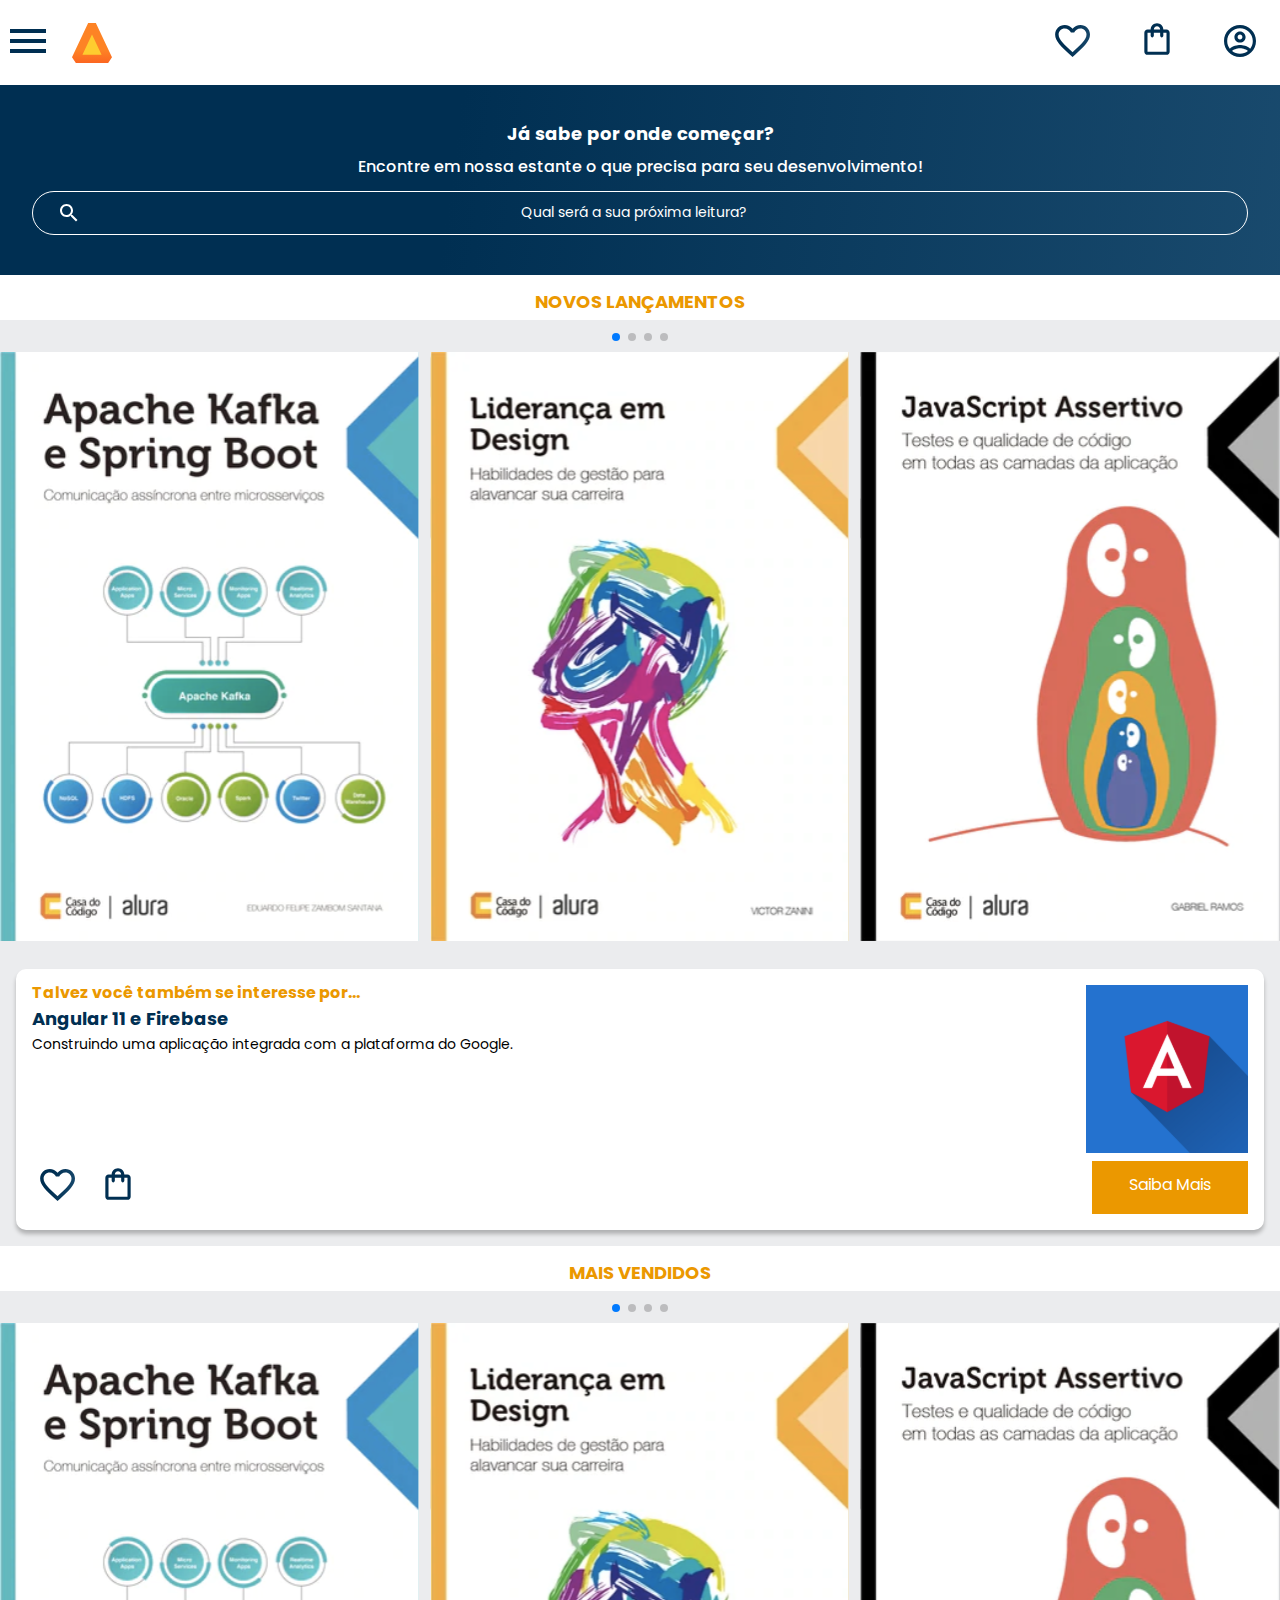
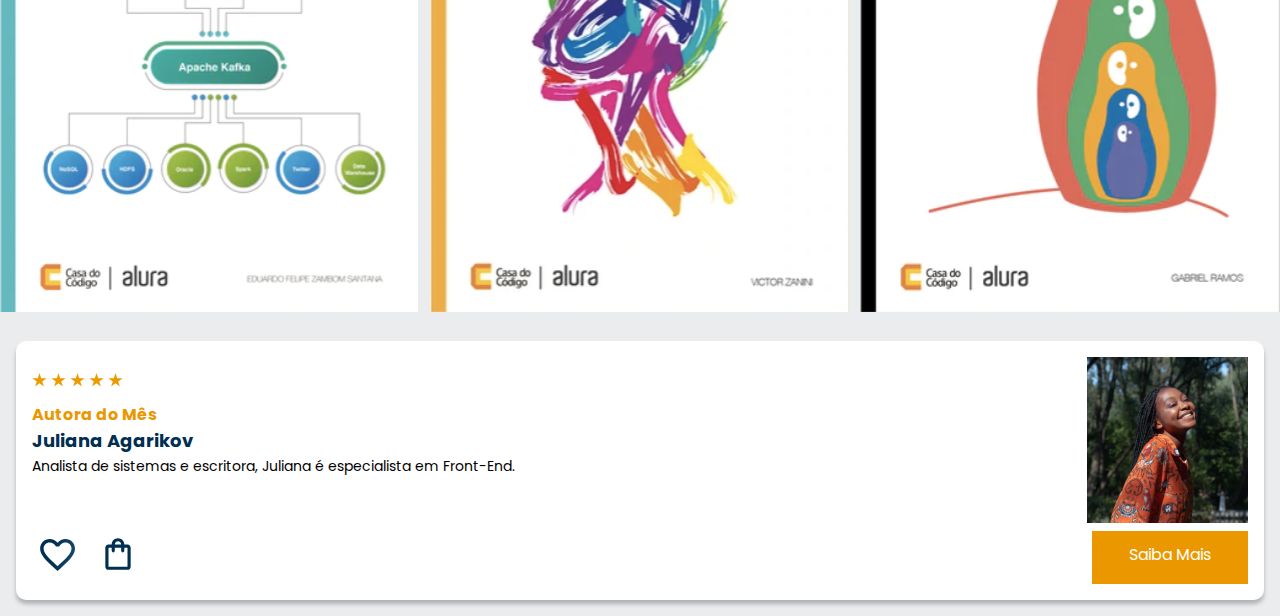
<file: [ESTUDO] Mobile First/index.html>
<!DOCTYPE html>
<html lang="pt-br">
    <head>
        <meta charset="UTF-8">
        <meta name="viewport" content="width=device-width, initial-scale=1.0">
        <title>Mobile First Alura Books</title>
        <link rel="stylesheet" href="src/reset.css">
        <link rel="preconnect" href="https://fonts.googleapis.com">
        <link rel="preconnect" href="https://fonts.gstatic.com" crossorigin>
        <link href="https://fonts.googleapis.com/css2?family=Poppins:wght@300;400;500;700&display=swap" rel="stylesheet">
        <link rel="stylesheet" href="https://cdn.jsdelivr.net/npm/swiper@8/swiper-bundle.min.css" />
        <link rel="stylesheet" href="src/style.css">
    </head>
    <body>
        <header class="cabecalho">
            <div class="container">
                <input type="checkbox" id="menu" class="container__botao">
                <label for="menu">
                    <span class="cabecalho_menu-hamburguer container__imagem"></span>
                </label>
                <ul class="lista-menu">
                    <li class="lista-menu__titulo">Categorias</li>
                    <li class="lista-menu__item">
                        <a href="#" class="lista-menu__link">Programação</a>
                    </li>
                    <li class="lista-menu__item">
                        <a href="#" class="lista-menu__link">Front-End</a>
                    </li>
                    <li class="lista-menu__item">
                        <a href="#" class="lista-menu__link">Infraestrutura</a>
                    </li>
                    <li class="lista-menu__item">
                        <a href="#" class="lista-menu__link">Business</a>
                    </li>
                    <li class="lista-menu__item">
                        <a href="#" class="lista-menu__link">Design & UX</a>
                    </li>
                </ul>
                <img src="img/Logo.svg" alt="Logo da Alurabook" class="container__imagem">
            </div>
            <div class="container">
                <a href="#"><img src="img/Favoritos.svg" alt="Meus Favoritos" class="container__imagem"></a>
                <a href="#"><img src="img/Compras.svg" alt="Carrinho de Compras" class="container__imagem"></a>
                <a href="#"><img src="img/Usuário.svg" alt="Meu Perfil" class="container__imagem"></a>
            </div>
        </header>
        <section class="banner">
            <h2 class="banner__titulo">Já sabe por onde começar?</h2>
            <p class="banner__texto">Encontre em nossa estante o que precisa para seu desenvolvimento!</p>
            <input type="search" class="banner__pesquisa" placeholder="Qual será a sua próxima leitura?">
        </section>

        <section class="carrossel">
            <h2 class="carrossel__titulo">Novos Lançamentos</h2>
            <!-- Slider main container -->
            <div class="swiper">
                <!-- Additional required wrapper -->
                <!-- If we need pagination -->
                <div class="swiper-pagination"></div>
            
                <div class="swiper-wrapper">
                <!-- Slides -->
                <div class="swiper-slide"><img src="img/ApacheKafka.svg" alt="Livro sobre apache kafka e spring boot daa alura books"></div>
                <div class="swiper-slide"><img src="img/Liderança.svg" alt="Livro sobre liderança em design da alura books"></div>
                <div class="swiper-slide"><img src="img/Javascript.svg" alt="Livro sobre javascript assertivo da alura books"></div>
                <div class="swiper-slide"><img src="img/Guia Front-end.svg" alt="Livro guia front-end"></div>
                <div class="swiper-slide"><img src="img/Portugol.svg" alt="Livro sobre Portugol"></div>
                <div class="swiper-slide"><img src="img/Acessibilidade.svg" alt="Livro sobre Acessibilidade"></div>
                </div>
            </div>

            <div class="card">
                <!-- 1ª Linha -->
                <div class="card__descricao">
                    <!-- 1ª Coluna -->
                    <div class="descricao">
                        <h3 class="descricao__titulo">Talvez você também se interesse por...</h3>
                        <h2 class="descricao__titulo-livro">Angular 11 e Firebase</h2>
                        <p class="descricao__texto">Construindo uma aplicação integrada com a plataforma do Google.</p>
                    </div>
                    <!-- 2ª Coluna -->
                    <img src="img/Angular.svg" class="descricao__imagem">
                </div>

                <!-- 2ª Linha -->
                <div class="card__botoes">
                    <!-- 1ª Coluna -->
                    <ul class="botoes">
                        <li class="botoes__item"><img src="img/Favoritos.svg" alt="Favoritar livro"></li>
                        <li class="botoes__item"><img src="img/Compras.svg" alt="Adicionar no carrinho de compras"></li>
                    </ul>
                    <!-- 2ª Coluna -->
                    <a href="#" class="botoes__ancora">Saiba Mais</a>
                </div>
            </div>
        </section>

        <section class="carrossel">
            <h2 class="carrossel__titulo">Mais Vendidos</h2>
            <!-- Slider main container -->
            <div class="swiper">
                <!-- Additional required wrapper -->
                <!-- If we need pagination -->
                <div class="swiper-pagination"></div>
            
                <div class="swiper-wrapper">
                <!-- Slides -->
                <div class="swiper-slide"><img src="img/ApacheKafka.svg" alt="Livro sobre apache kafka e spring boot daa alura books"></div>
                <div class="swiper-slide"><img src="img/Liderança.svg" alt="Livro sobre liderança em design da alura books"></div>
                <div class="swiper-slide"><img src="img/Javascript.svg" alt="Livro sobre javascript assertivo da alura books"></div>
                <div class="swiper-slide"><img src="img/Guia Front-end.svg" alt="Livro guia front-end"></div>
                <div class="swiper-slide"><img src="img/Portugol.svg" alt="Livro sobre Portugol"></div>
                <div class="swiper-slide"><img src="img/Acessibilidade.svg" alt="Livro sobre Acessibilidade"></div>
                </div>
            </div>

            <div class="card">
                <!-- 1ª Linha -->
                <div class="card__descricao">
                    <!-- 1ª Coluna -->
                    <div class="descricao">
                        <img src="img/Estrelinhas.svg" class="descricao__estrelinhas" alt="Estrelinhas de Avaliação">
                        <h3 class="descricao__titulo">Autora do Mês</h3>
                        <h2 class="descricao__titulo-livro">Juliana Agarikov</h2>
                        <p class="descricao__texto">Analista de sistemas e escritora, Juliana é especialista em Front-End. </p>
                    </div>
                    <!-- 2ª Coluna -->
                    <img src="img/Perfil-escritora 1-1.png" class="descricao__imagem">
                </div>

                <!-- 2ª Linha -->
                <div class="card__botoes">
                    <!-- 1ª Coluna -->
                    <ul class="botoes">
                        <li class="botoes__item"><img src="img/Favoritos.svg" alt="Favoritar livro"></li>
                        <li class="botoes__item"><img src="img/Compras.svg" alt="Adicionar no carrinho de compras"></li>
                    </ul>
                    <!-- 2ª Coluna -->
                    <a href="#" class="botoes__ancora">Saiba Mais</a>
                </div>
            </div>
        </section>

        <script src="https://cdn.jsdelivr.net/npm/swiper@8/swiper-bundle.min.js"></script>
        <script>
            const swiper = new Swiper('.swiper', {
                spaceBetween: 10,
                slidesPerView: 3,
                pagination: {
                el: '.swiper-pagination',
                type: 'bullets',
                },
            });
        </script>
    </body>
</html>
</file>
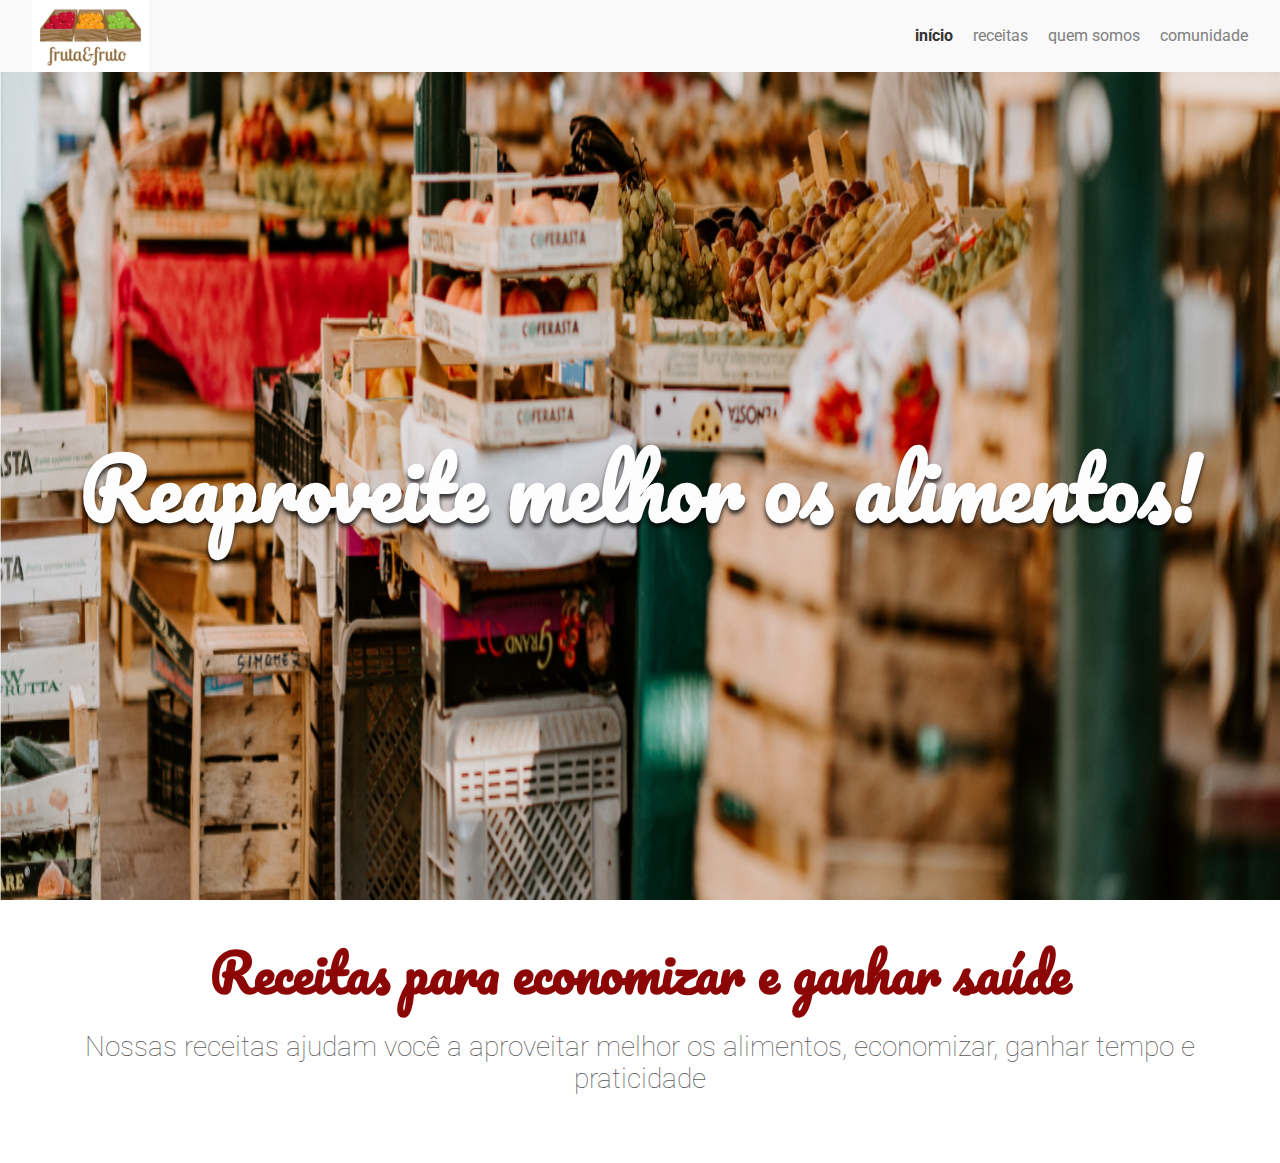
<file: [ESTUDO] ArquiteturaCSS-main/2.3/index.html>
<!DOCTYPE html>
<html lang="pt-BR">
    <head>
        <link href="https://fonts.googleapis.com/css?family=Pacifico|Roboto:100,300,400,500,700,900" rel="stylesheet" />
        <meta charset="UTF-8" />
        <meta name="viewport" content="width=device-width, initial-scale=1.0" />
        <meta http-equiv="X-UA-Compatible" content="ie=edge" />
        <title>Fruta & Fruto</title>
        <link href="./assets/css/normalize.css" rel="stylesheet" />
        <link href="./assets/css/reset.css" rel="stylesheet" />
        <link rel="stylesheet" href="./assets/css/cabecalho.css">
        <link rel="stylesheet" href="./assets/css/menu/menu-lista.css">
        <link rel="stylesheet" href="./assets/css/menu/menu-item.css">
        <link rel="stylesheet" href="./assets/css/menu/menu-link.css">
        <link rel="stylesheet" href="./assets/css/banner/banner.css">
        <link rel="stylesheet" href="./assets/css/banner/banner-imagem.css">
        <link rel="stylesheet" href="./assets/css/banner/banner-titulo.css">
        <link rel="stylesheet" href="./assets/css/sobre/sobre.css">
        <link rel="stylesheet" href="./assets/css/sobre/sobre-descricao.css">
        <link rel="stylesheet" href="./assets/css/sobre/sobre-titulo.css">
    </head>
    <body>
        <header class="cabecalho">
            <img class="logo" alt="Fruta e Fruto" src="./assets/img/logo.jpg">
            <nav class="menu">
                <ul class="menu__lista">
                    <li class="menu__item"><a class="menu__link ativo" href="#">Início</a></li>
                    <li class="menu__item"><a class="menu__link" href="#">Receitas</a></li>
                    <li class="menu__item"><a class="menu__link" href="#">Quem somos</a></li>
                    <li class="menu__item"><a class="menu__link" href="#">Comunidade</a></li>
                </ul>
            </nav>
        </header>
        <section class="banner">
            <img class="banner__imagem" src="./assets/img/banner.jpg">
            <h2 class="banner__titulo">Reaproveite melhor os alimentos!</h2>
        </section>
        <section class="sobre">
            <h2 class="sobre__titulo">Receitas para economizar e ganhar saúde</h2>
            <p class="sobre__descricao">Nossas receitas ajudam você a aproveitar melhor os alimentos, economizar, ganhar tempo e praticidade</p>
        </section>
    </body>
</html>
</file>
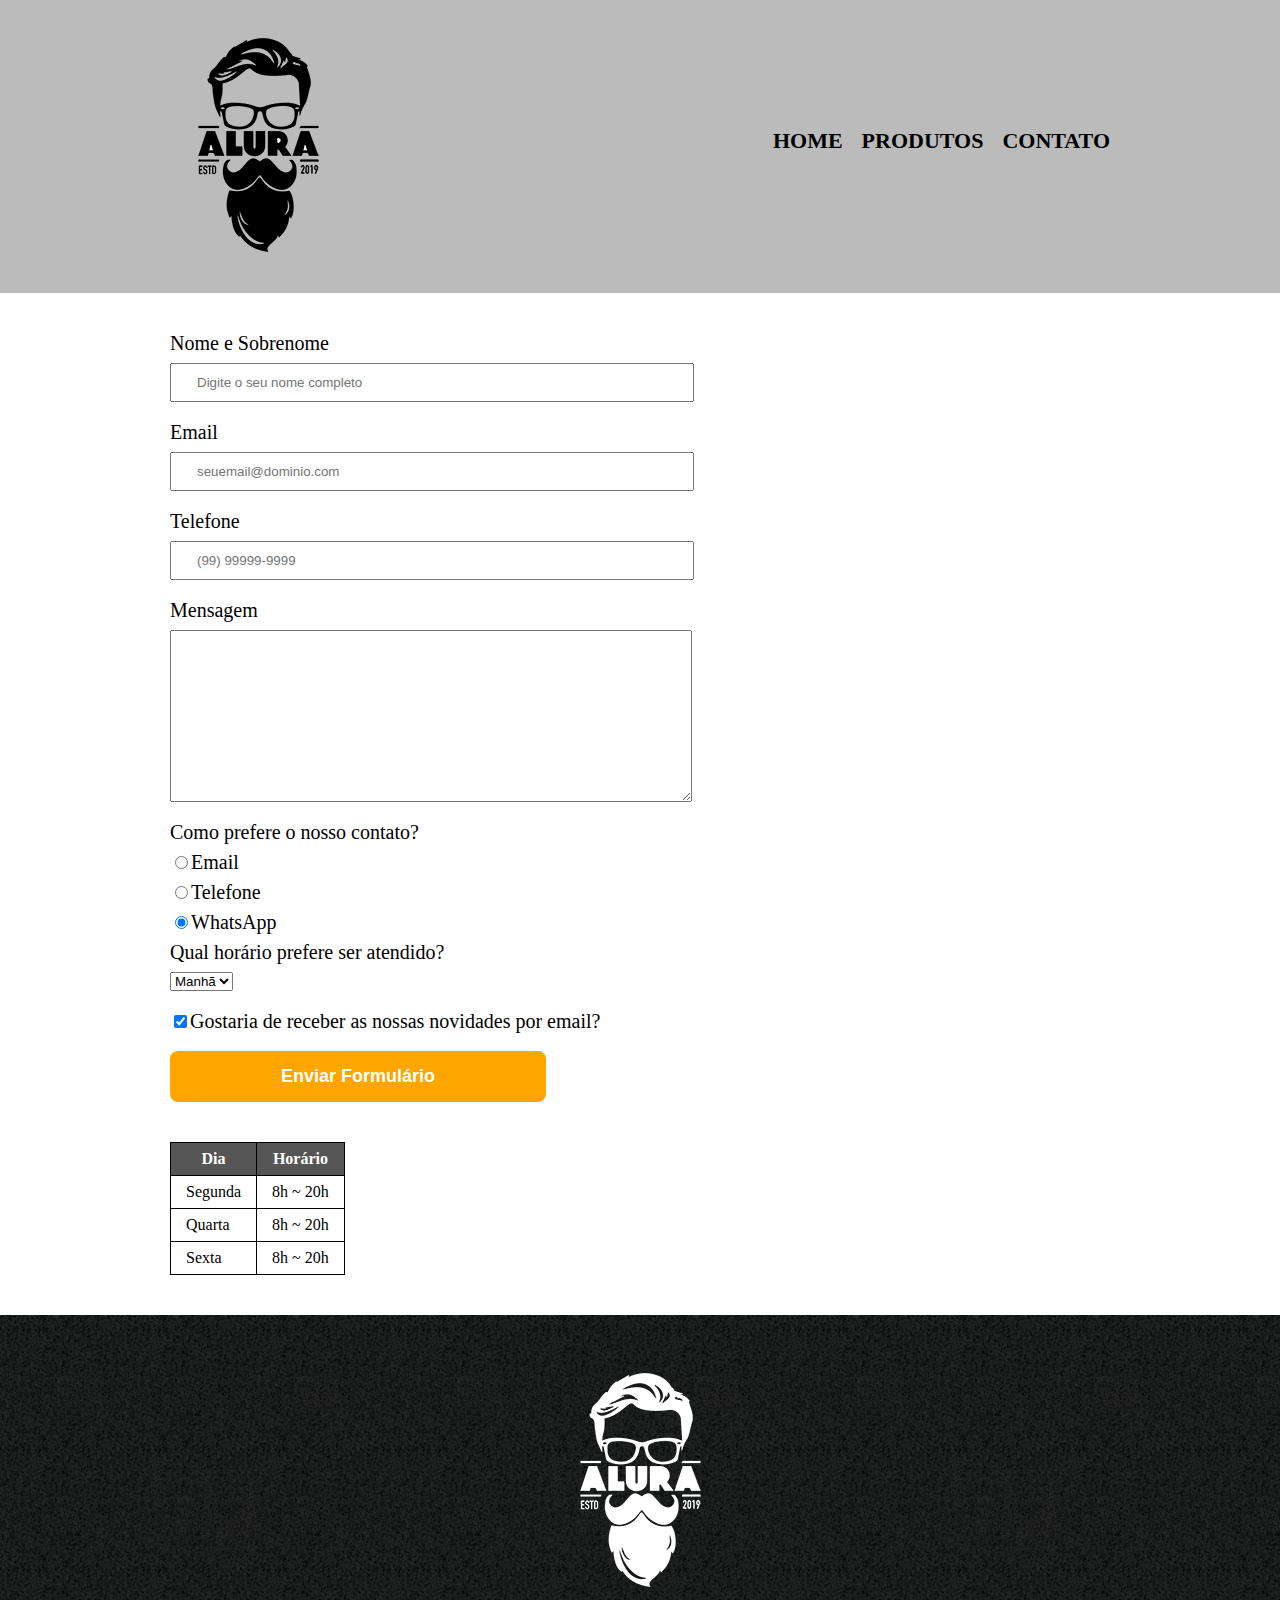
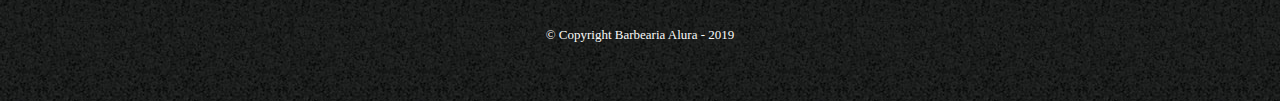
<file: [ESTUDO] HTML5-CSS3 - Básico/contato.html>
<!DOCTYPE html>
<html>
    <head>
        <meta charset="UTF-8">
        <title>Contato - Barbearia Alura</title>
        
        <link rel="stylesheet" href="reset.css">
        <link rel="stylesheet" href="style.css">
    </head>

    <body>
        <header>
            <div class="caixa">
                <h1><img src="image/logo.png" alt="Logo da Barbearia Alura "></h1>

                <nav>
                    <ul>
                        <li><a href="index.html">Home</a></li>
                        <li><a href="produtos.html">Produtos</a></li>
                        <li><a href="contato.html">Contato</a></li>
                    </ul>
                </nav>
            </div>                
        </header>
        
        <main>
            <form>
                <label for="nomesobrenome">Nome e Sobrenome</label>
                <input type="text" id="nomesobrenome" class="input-padrao" required placeholder="Digite o seu nome completo">

                <label for="email">Email</label> 
                <input type="email" id="email" class="input-padrao" required placeholder="seuemail@dominio.com">

                <label for="telefone">Telefone</label>
                <input type="tel" id="telefone" class="input-padrao" required placeholder="(99) 99999-9999">

                <label for="mensagem">Mensagem</label>
                <textarea cols="80" rows="10" id="mensagem" class="input-padrao"></textarea>

                <fieldset>
                    <legend>Como prefere o nosso contato?</legend>
                    <label for="radio-email"><input type="radio" name="contato" value="email" id="radio-email">Email</label>

                    <label for="radio-telefone"><input type="radio" name="contato" value="telefone" id="radio-telefone">Telefone</label>

                    <label for="radio-whatsapp"><input type="radio" name="contato" value="email" id="radio-whatsapp" checked>WhatsApp</label>
                </fieldset>

                <fieldset>
                    <legend>Qual horário prefere ser atendido?</legend >
                    <select>
                        <option>Manhã</option>
                        <option>Tarde</option>
                        <option>Noite</option>
                    </select>
                </fieldset>

                <label class="checkbox"><input type="checkbox" checked>Gostaria de receber as nossas novidades por email?</label>

                <input type="submit" value="Enviar Formulário" class="enviar">
            </form>

            <table>
                <thead>
                    <tr>
                        <th>Dia</th>
                        <th>Horário</th>
                    </tr> 
                </thead>
                <tbody>  
                    <tr>
                        <td>Segunda</td>
                        <td>8h ~ 20h</td>
                    </tr>    
                    <tr>
                        <td>Quarta</td>
                        <td>8h ~ 20h</td>
                    </tr>    
                    <tr>
                        <td>Sexta</td>
                        <td>8h ~ 20h</td>
                    </tr> 
                </tbody>     
            </table>
        </main>

        <footer>
            <img src="image/logo-branco.png" alt="Logo da Barbearia Alura">
            <p class="copyright">&copy; Copyright Barbearia Alura - 2019</p>
        </footer>
    </body>
</html>
</file>
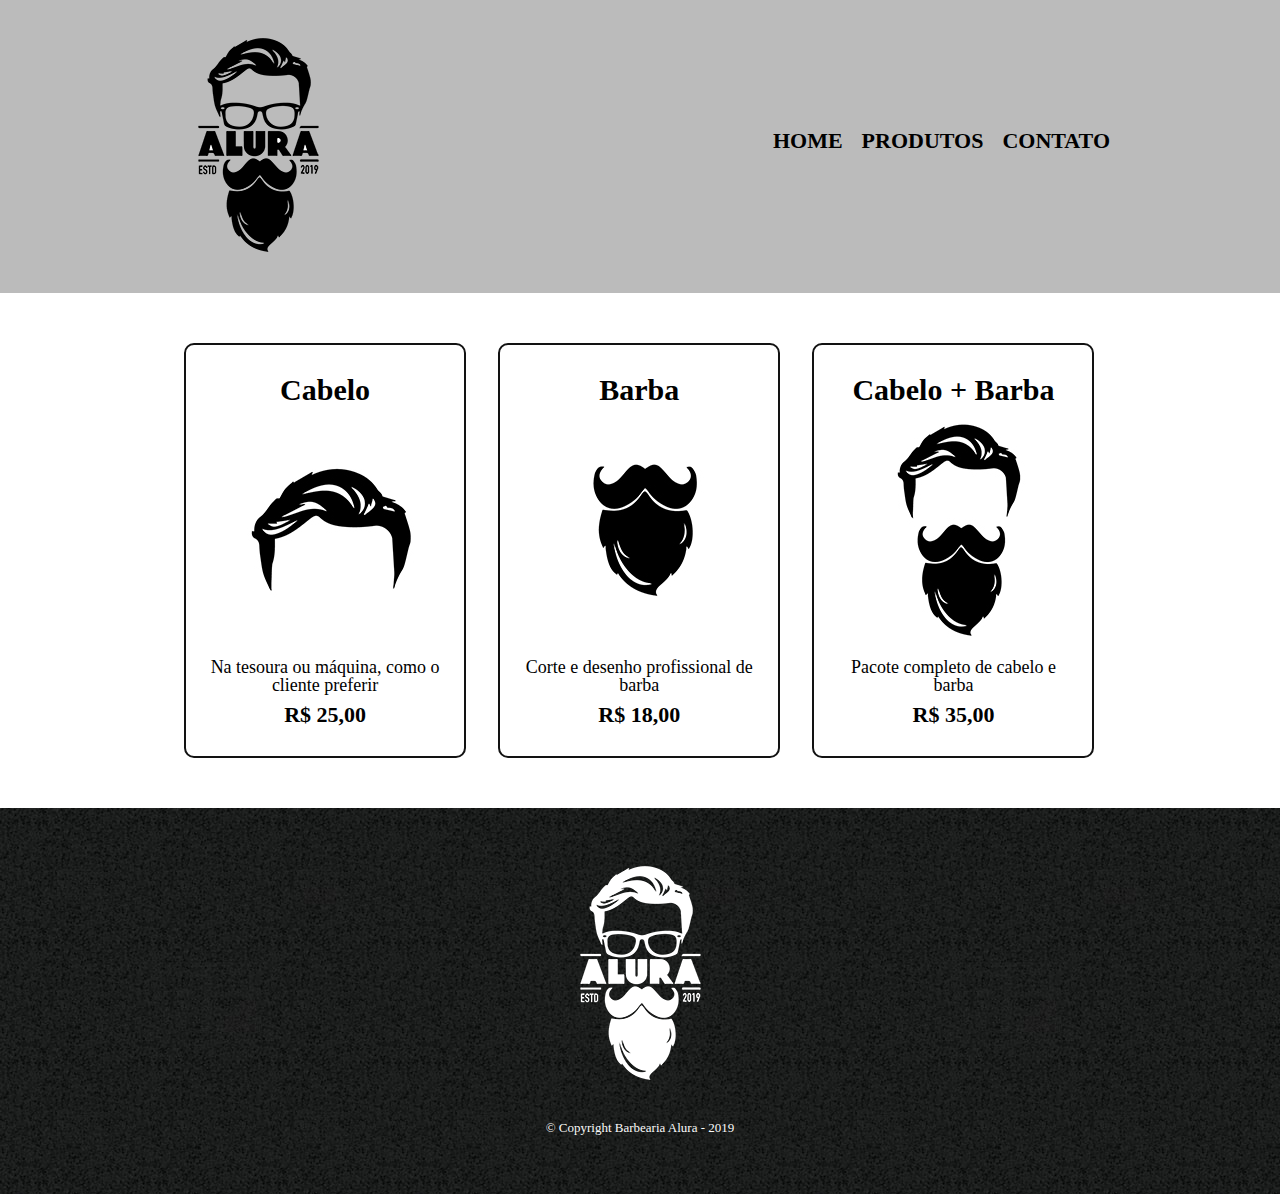
<file: [ESTUDO] HTML5-CSS3 - Básico/produtos.html>
<!DOCTYPE html>
<html>
    <head>
        <meta charset="UTF-8">
        <title>Produtos - Barbearia Alura</title>
        
        <link rel="stylesheet" href="reset.css">
        <link rel="stylesheet" href="style.css">
    </head>

    <body>
        <header>
            <div class="caixa">
                <h1><img src="image/logo.png"></h1>

                <nav>
                    <ul>
                        <li><a href="index.html">Home</a></li>
                        <li><a href="produtos.html">Produtos</a></li>
                        <li><a href="contato.html">Contato</a></li>
                    </ul>
                </nav>
            </div>                
        </header>

        <main>
            <ul class="produtos">
                <li>
                    <h2>Cabelo</h2>
                    <img src="image/cabelo.jpg"></img>
                    <p class="produto-descricao">Na tesoura ou máquina, como o cliente preferir</p>
                    <p class="produto-preco">R$ 25,00</p>
                </li>
                <li>
                    <h2>Barba</h2>
                    <img src="image/barba.jpg"></img>
                    <p class="produto-descricao">Corte e desenho profissional de barba</p>
                    <p class="produto-preco">R$ 18,00</p>
                </li>
                <li>
                    <h2>Cabelo + Barba</h2>
                    <img src="image/cabelo+barba.jpg"></img>
                    <p class="produto-descricao">Pacote completo de cabelo e barba</p>
                    <p class="produto-preco">R$ 35,00</p>
                </li>
            </ul>
        </main>
   

        <footer>
            <img src="image/logo-branco.png">
            <p class="copyright">&copy; Copyright Barbearia Alura - 2019</p>
        </footer>
    </body>
</html>
</file>
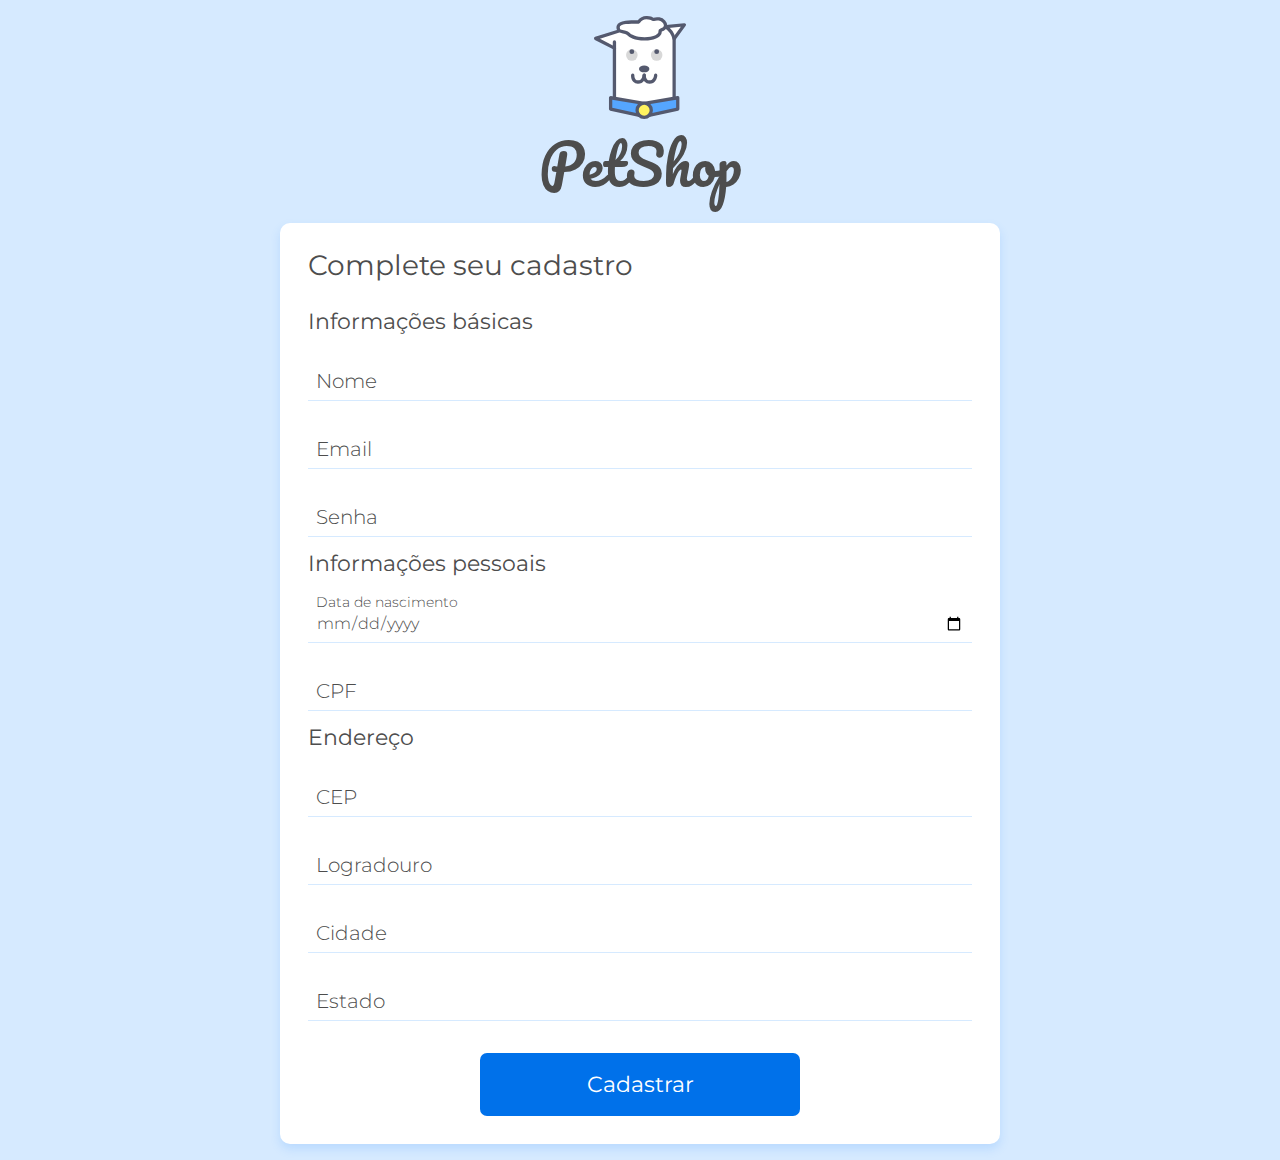
<file: [ESTUDO] JavaScript na Web - Forms e HTML5/cadastro.html>
<!DOCTYPE html>
<html lang="pt">
<head>
    <meta charset="UTF-8">
    <meta name="viewport" content="width=device-width, initial-scale=1.0">
    <title>Doguito Petshop | Criar conta</title>
    <link href="https://fonts.googleapis.com/css2?family=Montserrat:wght@300;400&display=swap" rel="stylesheet">
    <link href="https://fonts.googleapis.com/css2?family=Pacifico&display=swap" rel="stylesheet"> 
    <link rel="stylesheet" href="./assets/css/base/base.css">
    <link rel="stylesheet" href="./assets/css/cadastro.css">
    <link rel="stylesheet" href="./assets/css/componentes/cartao.css">
    <link rel="stylesheet" href="./assets/css/componentes/inputs.css">
    <link rel="stylesheet" href="./assets/css/componentes/botao.css">
</head>
<body>
    <main class="container flex flex--coluna flex--centro">
        <div class="cadastro-cabecalho">
            <img src="./assets/img/doguito.svg" alt="Logo Doguito" class="cadastro-cabecalho__logo">
            <h1 class="cadastro-cabecalho__titulo">PetShop</h1>
        </div>
        <section class="cartao">
            <h2 class="cartao__titulo">Complete seu cadastro</h2>
            <form action="./cadastro_concluido.html" class="formulario flex flex--coluna">
                <fieldset>
                    <legend class="formulario__legenda">Informações básicas</legend>
                    <div class="input-container">
                        <input name="nome" id="nome" class="input" type="text" placeholder="Nome" data-tipo="nome" required>
                        <label class="input-label" for="nome">Nome</label>
                        <span class="input-mensagem-erro">Este campo não está válido</span>
                    </div>
                    <div class="input-container">
                        <input name="email" id="email" class="input" type="email" placeholder="Email" data-tipo="email" required>
                        <label class="input-label" for="email">Email</label>
                        <span class="input-mensagem-erro">Este campo não está válido</span>
                    </div>
                    <div class="input-container">
                        <input name="senha" id="senha" class="input" type="password" placeholder="Senha" 
                        pattern="^(?=.*[A-Z])(?=.*\d).{6,12}$" title="A senha deve conter entre 6 e 12 
                        caracteres, deve conter pelo menos uma letra maiúscula, um número e não deve conter símbolos." data-tipo="senha" required>
                        <label class="input-label" for="senha">Senha</label>
                        <span class="input-mensagem-erro">Este campo não está válido</span>
                    </div>
                </fieldset>
                <fieldset>
                    <legend class="formulario__legenda">Informações pessoais</legend>
                    <div class="input-container">
                        <input name="nascimento" id="nascimento" class="input" type="date" placeholder="Data de nascimento" data-tipo="dataNascimento" required>
                        <label class="input-label" for="nascimento">Data de nascimento</label>
                        <span class="input-mensagem-erro">Este campo não está válido</span>
                    </div>
                    <div class="input-container">
                        <input name="cpf" id="cpf" class="input" type="text" placeholder="CPF" data-tipo="cpf" required>
                        <label class="input-label" for="cpf">CPF</label>
                        <span class="input-mensagem-erro">Este campo não está válido</span>
                    </div>
                </fieldset>
                <fieldset>
                    <legend class="formulario__legenda">Endereço</legend>
                    <div class="input-container">
                        <input name="cep" id="cep" class="input" type="text" placeholder="CEP" pattern="[\d]{5}-?[\d]{3}" data-tipo="cep" required>
                        <label class="input-label" for="cep">CEP</label>
                        <span class="input-mensagem-erro">Este campo não está válido</span>
                    </div>
                    <div class="input-container">
                        <input name="logradouro" id="logradouro" class="input" type="text" placeholder="Logradouro" data-tipo="logradouro" required>
                        <label class="input-label" for="logradouro">Logradouro</label>
                        <span class="input-mensagem-erro">Este campo não está válido</span>
                    </div>
                    <div class="input-container">
                        <input name="cidade" id="cidade" class="input" type="text" placeholder="Cidade" data-tipo="cidade" required>
                        <label class="input-label" for="cidade">Cidade</label>
                        <span class="input-mensagem-erro">Este campo não está válido</span>
                    </div>
                    <div class="input-container">
                        <input name="estado" id="estado" class="input" type="text" placeholder="Estado" data-tipo="estado" required>
                        <label class="input-label" for="estado">Estado</label>
                        <span class="input-mensagem-erro">Este campo não está válido</span>
                    </div>
                </fieldset>
                <button class="botao">Cadastrar</a>
            </form>
        </section>
    </main>
    <script src="./assets/js/app.js" type="module"></script>
</body>
</html>
</file>
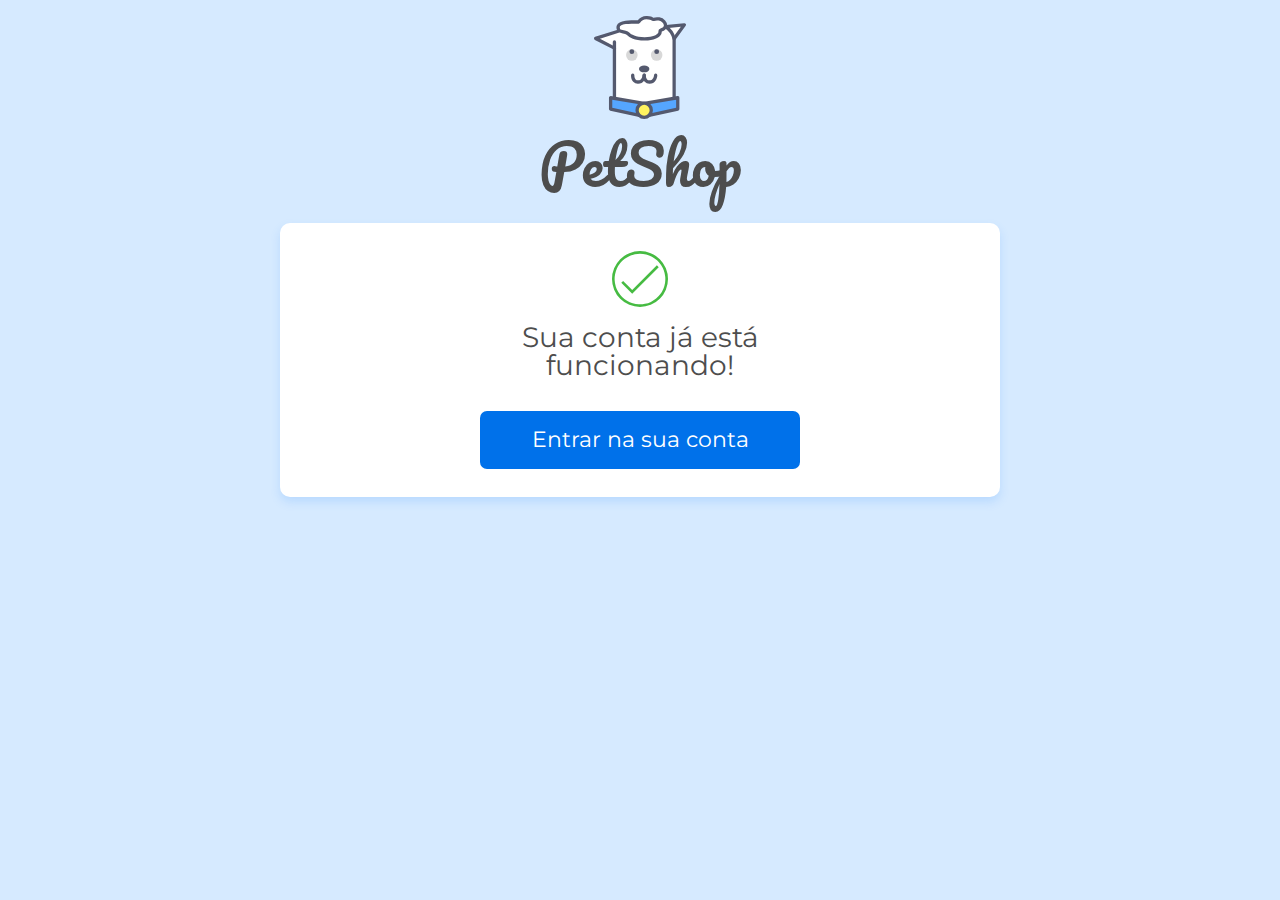
<file: [ESTUDO] JavaScript na Web - Forms e HTML5/cadastro_concluido.html>
<!DOCTYPE html>
<html lang="pt">
<head>
    <meta charset="UTF-8">
    <meta name="viewport" content="width=device-width, initial-scale=1.0">
    <title>Doguito Petshop | Cadastro concluído</title>
    <link href="https://fonts.googleapis.com/css2?family=Montserrat:wght@300;400&display=swap" rel="stylesheet">
    <link href="https://fonts.googleapis.com/css2?family=Pacifico&display=swap" rel="stylesheet"> 
    <link rel="stylesheet" href="./assets/css/base/base.css">
    <link rel="stylesheet" href="./assets/css/cadastro_concluido.css">
    <link rel="stylesheet" href="./assets/css/componentes/cartao.css">
    <link rel="stylesheet" href="./assets/css/componentes/inputs.css">
    <link rel="stylesheet" href="./assets/css/componentes/botao.css">
</head>
<body>
    <main class="container flex flex--coluna flex--centro">
        <div class="cadastro-cabecalho">
            <img src="./assets/img/doguito.svg" alt="Logo Doguito" class="cadastro-cabecalho__logo">
            <h1 class="cadastro-cabecalho__titulo">PetShop</h1>
        </div>
        <section class="cadastro-cartao cartao">
            <span class="cadastro-cartao__icone-concluido"></span>
            <h1 class="cadastro-cartao__titulo cartao__titulo">Sua conta já está funcionando!</h1>
            <a href="#" class="botao">Entrar na sua conta</a>
        </section>
    </main>
</body>
</html>
</file>
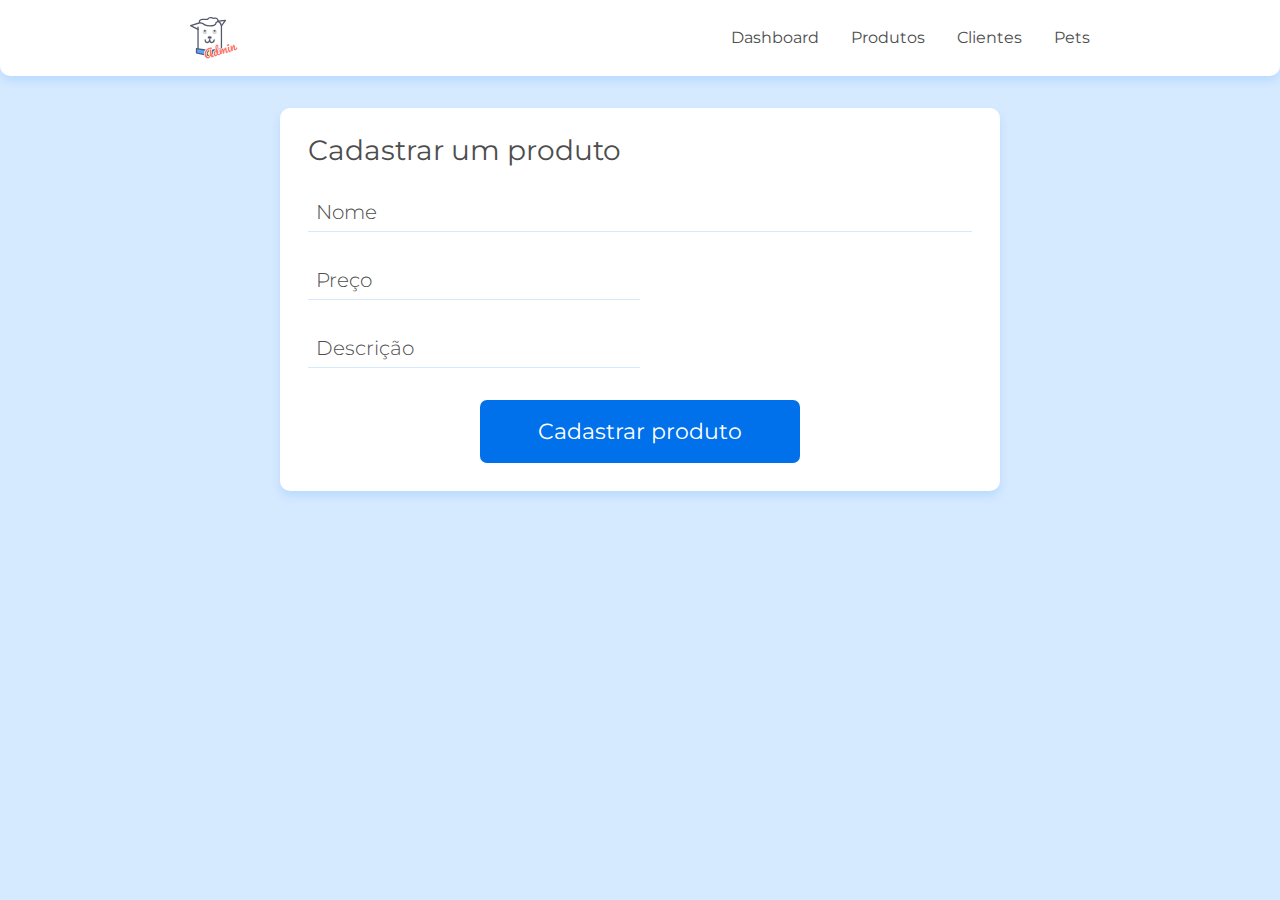
<file: [ESTUDO] JavaScript na Web - Forms e HTML5/cadastro_produto.html>
<!DOCTYPE html>
<html lang="pt">
<head>
    <meta charset="UTF-8">
    <meta name="viewport" content="width=device-width, initial-scale=1.0">
    <title>Doguito Petshop | Cadastro de produto</title>
    <link href="https://fonts.googleapis.com/css2?family=Montserrat:wght@300;400&display=swap" rel="stylesheet">
    <link href="https://fonts.googleapis.com/css2?family=Pacifico&display=swap" rel="stylesheet"> 
    <link rel="stylesheet" href="./assets/css/base/base.css">
    <link rel="stylesheet" href="./assets/css/componentes/cabecalho.css">
    <link rel="stylesheet" href="./assets/css/componentes/cartao.css">
    <link rel="stylesheet" href="./assets/css/cadastra_cliente.css">
    <link rel="stylesheet" href="./assets/css/componentes/inputs.css">
    <link rel="stylesheet" href="./assets/css/componentes/botao.css">
    <link rel="stylesheet" href="./assets/css/cadastro_produto.css">
</head>
<body>
    <header class="cabecalho container">
        <img src="./assets/img/doguitoadm.svg" alt="Logo Doguito" class="cabecalho__logo">
        <nav>
            <ul class="cabecalho__lista-navegacao">
                <li class="cabecalho__link"><a href="#">Dashboard</a></li>
                <li class="cabecalho__link"><a href="#">Produtos</a></li>
                <li class="cabecalho__link"><a href="lista_cliente.html">Clientes </a></li>
                <li class="cabecalho__link"><a href="#">Pets</a></li>
            </ul>
        </nav>
    </header>
    <main class="container flex flex--centro flex--coluna">
        <section class="cartao cadastro">
            <h1 class="cartao__titulo">Cadastrar um produto</h1>
            <form action="./cadastro_produto_concluido.html" class="flex flex--coluna">
                <div class="input-container">
                    <input name="nome" id="nome" class="input" type="text" placeholder="Nome" data-tipo="nome" required>
                    <label class="input-label" for="nome">Nome</label>
                    <span class="input-mensagem-erro">Este campo não está válido</span>
                </div>
                <div class="input-container cadastro__preco-container">
                    <input name="preco" id="preco" class="input" type="text" placeholder="Preço" data-tipo="preco" required>
                    <label class="input-label" for="preco">Preço</label>
                    <span class="input-mensagem-erro">Este campo não está válido</span>
                </div>
                <div class="input-container cadastro__descricao-container">
                    <input class="input" name="descricao" id="descricao" placeholder="Descrição">
                    <label class="input-label" for="descricao">Descrição</label>
                    <span class="input-mensagem-erro">Este campo não está válido</span>
                </div>
                <button class="botao">Cadastrar produto</button>
            </form>
        </section>
    </main>
    <script src="./assets/js/app.js" type="module"></script>
    <script src="https://github.com/codermarcos/simple-mask-money/releases/download/v3.0.0/simple-mask-money.js"></script>
</body>
</html>
</file>
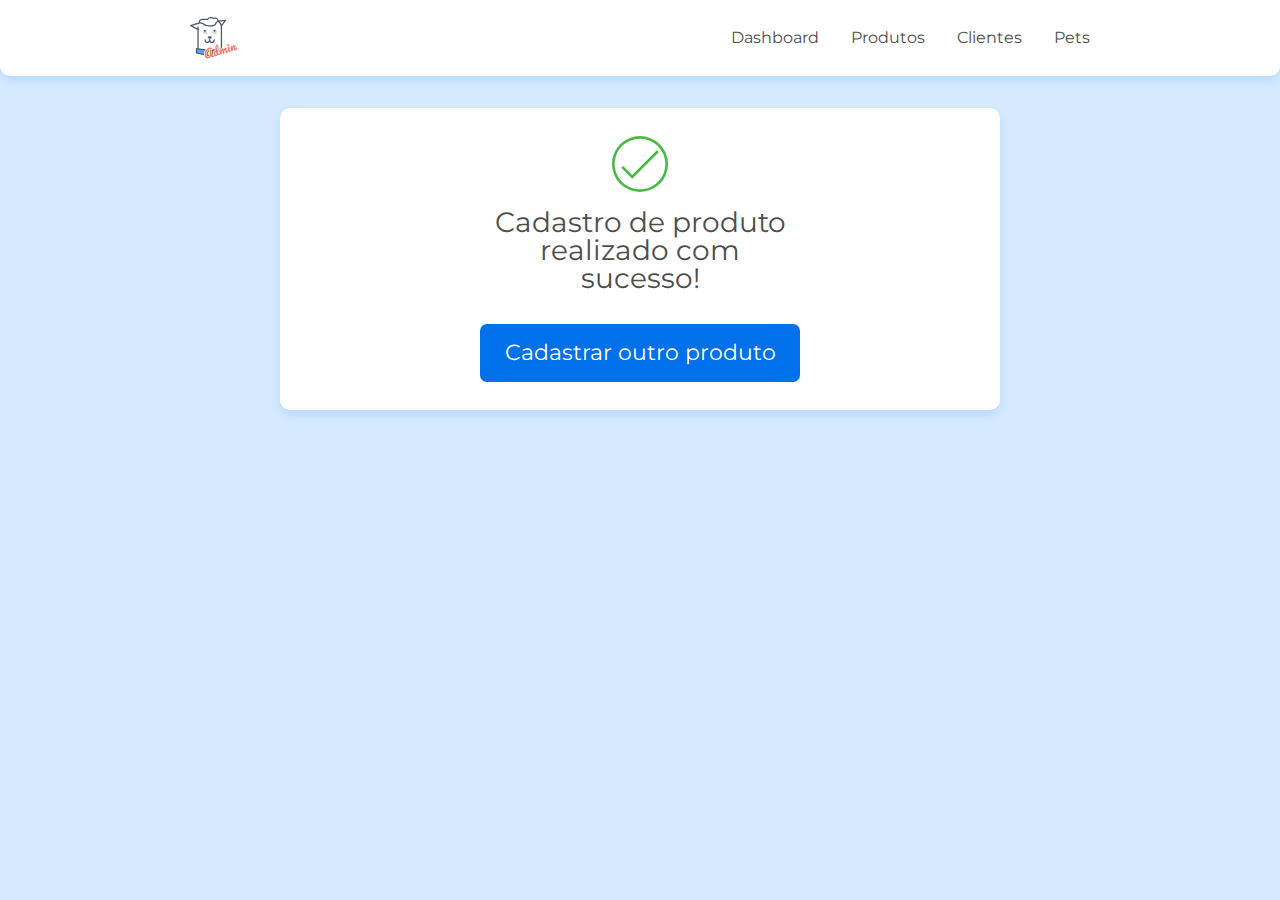
<file: [ESTUDO] JavaScript na Web - Forms e HTML5/cadastro_produto_concluido.html>
<!DOCTYPE html>
<html lang="pt">
<head>
    <meta charset="UTF-8">
    <meta name="viewport" content="width=device-width, initial-scale=1.0">
    <title>Doguito Petshop | Cadastro concluído</title>
    <link href="https://fonts.googleapis.com/css2?family=Montserrat:wght@300;400&display=swap" rel="stylesheet">
    <link href="https://fonts.googleapis.com/css2?family=Pacifico&display=swap" rel="stylesheet"> 
    <link rel="stylesheet" href="./assets/css/base/base.css">
    <link rel="stylesheet" href="./assets/css/componentes/cabecalho.css">
    <link rel="stylesheet" href="./assets/css/cadastro_concluido.css">
    <link rel="stylesheet" href="./assets/css/componentes/cartao.css">
    <link rel="stylesheet" href="./assets/css/componentes/inputs.css">
    <link rel="stylesheet" href="./assets/css/componentes/botao.css">
</head>
<body>
    <header class="cabecalho container">
        <img src="./assets/img/doguitoadm.svg" alt="Logotipo Doguito" class="cabecalho__logo">
        <nav>
            <ul class="cabecalho__lista-navegacao">
                <li class="cabecalho__link"><a href="#">Dashboard</a></li>
                <li class="cabecalho__link"><a href="#">Produtos</a></li>
                <li class="cabecalho__link"><a href="#">Clientes</a></li>
                <li class="cabecalho__link"><a href="#">Pets</a></li>
            </ul>
        </nav>
    </header>
    <main class="container flex flex--coluna flex--centro">
        <section class="cadastro-cartao cartao">
            <span class="cadastro-cartao__icone-concluido"></span>
            <h1 class="cadastro-cartao__titulo cartao__titulo">Cadastro de produto realizado com sucesso!</h1>
            <a href="./cadastro_produto.html" class="botao">Cadastrar outro produto</a>
        </section>
    </main>
</body>
</html>
</file>
<file: [ESTUDO] Flex-e-Grid-Estudo-master/assets/css/estilos.css>
@font-face {
    font-family: 'icones';
    src: url(../font/icones.ttf);
}

body {
    background-color: #1D232A;
    font-family: 'Open Sans', 'icones', sans-serif;
    color: #FFFFFF;
}

.cabecalho {
    display: flex;
    justify-content: space-between;
    align-items: center;
    background-color: #15191C;
    padding: 8px 16px;
    box-shadow: 0px 4px 4px rgba(0, 0, 0, 0.16);
}

.cabecalho__menu i::before {
    content: "\e904";
    font-size: 24px;
}

.cabecalho__notificacao i::before {
    content: "\e906";
    font-size: 24px;
}

.cabecalho__logo {
    width: 40px;
}

.menu-lateral {
    display: flex;
    flex-direction: column;
    background-color: #15191C;
    width: 75vw;
    height: 100vh;

    position: absolute;
    left: -100vw;
    transition: .25s;
}

.menu-lateral--ativo {
    left: 0;
    transition: .25s;
}

.menu-lateral__logo {
    width: 118px;
    align-self: center;
    padding: 16px;
}

.menu-lateral__link {
    height: 64px;
    color: #95999C;
    padding-left: 64px;
    display: flex;
    align-items: center;
}

.menu-lateral__link--ativo {
    color: #FFFFFF;
    padding-left: 56px;
    border-left: 8px solid #FFFFFF;
}

.menu-lateral__link::before {
    width: 24px;
    height: 24px;
    font-size: 24px;
    position: absolute;
    left: 24px;
}

.menu-lateral__link--inicio::before {
    content: "\e902";
}

.menu-lateral__link--videos::before {
    content: "\e90e";
}

.menu-lateral__link--picos::before {
    content: "\e909";
}

.menu-lateral__link--integrantes::before {
    content: "\e903";
}

.menu-lateral__link--camisas::before {
    content: "\e900";
}

.menu-lateral__link--pinturas::before {
    content: "\e90a";
}

.principal {
    padding: 24px 16px;
    display: grid;
    gap: 16px;
}

.titulo-pagina {
    font-size: 1.5rem;
    font-weight: 700;
}

.titulo-secao {
    font-size: 1.2rem;
    font-weight: 700;
}

.cartao {
    width: 100%;
    border-radius: 15px;
    overflow: hidden;
    background-color: #2C343A;
}

.cartao--destaque {
    margin-bottom: 16px;
}

.cartao__conteudo {
    padding: 16px;
    display: grid;
    grid-template-columns: auto 1fr;
    gap: 8px;
}

.cartao__destaque {
    grid-column: span 2;
}

.cartao__titulo {
    font-size: 1.2rem;
    font-weight: 700;
    grid-column: span 2;
}

.cartao__perfil {
    color: #95999C;
    font-size: 0.9rem;
    grid-column: span 2;
}

.cartao__info {
    display: flex;
    align-items: center;
    color: #95999C;
}

.cartao__info--tempo::before {
    content: "\e90c";
    margin-right: 8px;
}

.cartao__info--visualizacao::before {
    content: "\e909";
    margin-right: 8px;
}

.cartao__botao {
    display: flex;
    justify-content: center;
    align-items: center;
    background: #0480DC;
    width: 40px;
    height: 40px;
    border-radius: 10px;
    font-size: 0.9rem;
    justify-self: flex-end;
}

.cartao__botao--play::before {
    content: "\e90b";
    font-size: 24px;
}

.cartao__botao--destaque {
    width: 100%;
    grid-column: span 2;
}

.cartao__botao--destaque::before {
    margin-right: 8px;
}

.secao {
    display: grid;
    gap: 16px;
}
</file>
<file: [ESTUDO] HTML5-CSS3 - Básico/style-home.css>
#banner{
    width: 100%;
}

.principal{
    background: #CCCCCC;
    padding: 30px;
}

.titulo-principal{
    padding-left: 20px;
}

.titulo-centralizado{
    text-align: center;
}

p {
    text-align: center;
}

#missao{
    font-size: 20px
}

em strong {
    color: red;
}

.itens{
    font-style: italic;
}

.beneficios{
    background: #FFFFFF;
    padding: 20px;
}

ul{
    display: inline-block;
    vertical-align: top;
    width: 20%;
    margin-right: 15%;
}

.imagembeneficios{
    width: 50%;
}
</file>
<file: [ESTUDO] JavaScript-AluraMidi/css/estilos.css>
:root {
  --cinza: #aaa;
  --vermelha: #e93d50;
  --vermelha-escura: #af303f;
  --branca: #fff;
  --luz: rgb(229, 255, 0);
}

body {
  align-items: center;
  background: linear-gradient(45deg, #a7cfdf 0%,#23538a 100%);
  display: flex;
  justify-content: center;
  flex-direction: column;
  font-family: 'Montserrat', sans-serif;
  min-height: 100vh;
}

h1 {
  color: var(--branca);
  margin-bottom: 20px;
  font-size: 2rem;
}

.teclado {
  background: linear-gradient(to bottom, #eeeeee 0%,#cccccc 100%);
  box-shadow: 6px 8px 0 6px #666, 10px 10px 10px #000;
  border-radius: 30px;
  display: grid;
  gap: 10px;
  grid-template-columns: repeat(3, 1fr);
  padding: 10px;
}

.tecla {
  background-color: var(--branca);
  border-radius: 30px;
  box-shadow: 3px 3px 0 var(--cinza);
  color: var(--vermelha);
  cursor: pointer;
  height: 120px;
  font-size: 1.75em;
  font-weight: bold;
  line-height: 120px;
  text-align: center;
  width: 120px;
}

.tecla.ativa,
.tecla:active {
  background-color: var(--vermelha);
  border: 4px solid  var(--vermelha);
  box-shadow: 3px 3px 0 var(--vermelha-escura) inset;
  color: var(--branca);
  outline: none;
}

.tecla.focus,
.tecla:focus {
  outline: none;
  box-shadow: 1px 1px 10px var(--luz);
}

.tecla.active:focus,
.tecla:active:focus {
  box-shadow: 3px 3px 0 var(--vermelha-escura) inset, 1px 1px 10px var(--luz);
}
</file>
<file: [ESTUDO] Javascript-Armazenando Dados no Navegador/css/style.css>
html {
    background: radial-gradient(farthest-corner at right top,#21A09D, #06182D);
    height: 100%;
    font-family: 'Roboto', cursive;
}

.conteudo {
    padding: 10vh 3em 0;
    display: flex;
    align-items: flex-start;
    gap: 2em;
}

.principal {
    flex-grow: 1;
    flex-basis: auto;
    min-width: 600px;
    padding: 4em 2em 2em;
    box-sizing: border-box;
    display: flex;
    background: #C5965F;
    border-radius: 10px;
    gap: 2em;
}
  
.mochila {
    min-width: 170px;
    max-width: 170px;
    height: 180px;
    padding-top: 80px;
    background-color: #d84736;
    box-shadow: inset 0 6px 0 2px #e64a3e, 0 -93px 0 -77px #3b1045, 0 -93px 0 -72px #d84736, 0 -93px 0 -68px #3b1045;
    background-image: linear-gradient(to right, transparent 5px, transparent 20px, transparent 1px, transparent 25px, transparent 5px, transparent 20px, transparent 20px, transparent 86px, #c1382e 45px, #c1382e 230px, transparent 25px, transparent 172px );
    background-position: center 254px;
    background-size: 305px 6px;
    background-repeat: repeat-x; 
    border: 5px solid #410c38;
    border-radius: 85px 85px 44px 44px;
    display: inline-block;
    vertical-align: top;
    flex-basis: auto;
    flex-grow: 1;
}
  
.mochila:before, .mochila:after {
    display: block;
    content: '';
    position: absolute;
  }
  
.mochila:before {
    height: 75px;
    width: 118px;
    background-image: radial-gradient(circle closest-corner at 13px 29px , #af342c, #af342c 2px, transparent 2px, transparent), radial-gradient(circle closest-corner at 13px 29px , #491033, #491033 4px, transparent 4px, transparent), linear-gradient(to bottom, transparent 10px, transparent 15px, #491033 5px, #491033 18px, transparent 18px, transparent 100px), linear-gradient(to right, #af342c 10px, #af342c 10px, transparent 10px, transparent 16px, #af342c 9px, #af342c 50px), linear-gradient(to bottom, #af342c 8px, #af342c 16px, #491033 8px, #491033 30px, #af342c 20px, #af342c 72px, #af342c 10px, #af342c 57px, #af342c 5%);
    margin-left: 22px;
    margin-top: 58px;
    border: 4px solid #491033;
    border-radius: 11px;
    box-shadow: 0 4px 0 0 #c1382e, inset 0px 4px 1px 0 #c03527;
    content: '||';
    color: transparent;
    font-family: Comic Sans MS;
    font-weight: bold;
    z-index: 1;
    text-shadow: rgb(0, 0, 0) -2px -86px 0px;
    font-size: 14px;
}
  
.mochila:after {
    margin-left: 67px;
    margin-top: -30px;
    background: #cca16a;
    width:26px;
    height:26px;
    border: 3px solid #491033;
    border-radius: 3px;
    transform: rotate(45deg);
}

.adicionar {
    width: 100%;
}

.adicionar input {
    width: 100%;
    box-sizing: border-box;
    margin: 0.5em 0 1em;
    padding: 1em 0.5em;
    border-radius: 10px;
    border: 2px solid #40112D;
}

.adicionar label {
    display: block;
}

.cadastrar {
    background-color: #40112D;
    color: #FFFFFF;
    cursor: pointer;
}

.lista {
    margin: 0;
    padding: 0;
}

.item {
    list-style: none;
    padding: 0.6em 2em;
    background: #FFFFFF;
    border-radius: 10px;
    margin: 0 0 1em;
    width: 100%;
    box-sizing: border-box;
    display: inline-flex;
    align-items: center;
    gap: 1em;
    font-size: 20px;
}

.item strong {
    border-radius: 50%;
    display: flex;
    align-items: center;
    justify-content: center;
    width: 40px;
    height: 40px;
    Background: #C5965F;
    font-weight: 400;
}
</file>
<file: [ESTUDO] Javascript-consumindo-dados-api-main/styles/styles.css>
@import url("header.css");
@import url("banner.css");
@import url("formulario.css");
@import url("rodape.css");
@import url("cadastro.css");

:root {
    --cor-de-fundo: #EBECEE;
    --branco: #FFFFFF;
    --laranja: #EB9B00;
    --azul-degrade: linear-gradient(97.54deg, #002F52 35.49%, #326589 165.37%);
    --fonte-principal: "Poppins";
    --azul: #002F52;
    --fonte-secundario: "Josefin Sans";
    --preto: #000000;
    --cinza: #474646;
    --cinza-claro: #858585;
    --vermelho: #D94937;
}

body {
    background-color: var(--branco);
    font-family: var(--fonte-principal);
    font-size: 16px;
    font-weight: 400;
}
</file>
<file: [ESTUDO] JavaScript-ManipulandoDOM-Robotron/css/style.css>
:root {
    --main-cinza: #CCCCCC;
    --main-branco: #FFFFFF;
    --main-preto: #000000;
}

* {
    box-sizing: border-box;
}

body {
    background: url(../img/fundo.jpg);
    background-position: center center;
    background-size: cover cover;
    padding: 0;
    margin: 0;
    font-weight: 300;
}

body, input {
    font-family: 'Teko', sans-serif;
}

main {
    width: 80vw;
    height: 80vh;
    margin: 10vh 8vw 10vh 12vw;
    display: flex;
    gap: 1vw;
}

.robotron {
    background: url(../img/estrutura.png) no-repeat;
    background-position: center center;
    margin: 0;
    flex-basis: 40%;
    position: relative;
}

.robo {
    height: 110%;
    z-index: 1;
    position: absolute;
    left: -20%;
    top: -5%;
}

.titulo {
    transform: rotate(180deg);
    font-weight: 500;
    font-size: 130px;
    position: absolute;
    bottom: 7rem;
    left: -3rem;
    line-height: 0.8;
    writing-mode: vertical-rl;
    text-orientation: mixed;
    color: rgba(255,255,255,0.8)
}

.box {
    background: rgba(0,0,0,0.6);
    clip-path: polygon(calc(100% - 30px) 0, 100% 30px, 100% calc(100% - 30px), calc(100% - 30px) 100%, 30px 100%, 0 calc(100% - 30px), 0 30px, 30px 0);
    border-left: 5px solid var(--main-cinza);
    height: 80%;
}

/****************************** Equipamentos *****/

.equipamentos {
    flex-basis: 32%;
}

.montador {
    height: 100%;;
}

.montador-conteudo {
    padding: 2em 10%;
}

.peca {
    padding: 1em 0;
}

.peca-titulo {
    color: var(--main-branco);
    text-transform: uppercase;
    font-size: 2.5em;
}

.controle {
    background: var(--main-preto);
    border-radius: 25px;
    float: right;
    display: inline-flex;
    padding: 5px;
    align-items: center;
    align-self: flex-end;
}

.controle-contador {
    width: 40px;
    height: 35px;
    background: none;
    border: 0;
    margin: 0 1rem;
    color: var(--main-branco);
    text-align: center;
    font-size: 2.5em;
    display: inline-flex;
    align-items: center;
    padding-top: 8px;
}

.controle-ajuste {
    display: inline-block;
    width: 40px;
    height: 40px;
    line-height: 44px;
    border-radius: 50%;
    color: var(--main-cinza);
    font-size: 4em;
    background: var(--main-preto);
    text-align: center;
    border: 3px solid var(--main-cinza);
    cursor: pointer;
}

.linha {
    border-color: var(--main-cinza);
}

.producao {
    margin-top: 1em;
    font-size: 2em;
    text-transform: uppercase;
    padding: 0.2em 1em;
    float: right;
    border: 3px solid var(--main-branco);
    background: var(--main-branco);
    clip-path: polygon(100% 0, 100% calc(100% - 30px), calc(100% - 30px) 100%, 0 100%, 0 0);
    cursor: pointer;
}

.producao:hover {
    background: var(--main-preto);
    color: var(--main-branco)
}



/****************************** Estatísticas *****/
.estatisticas {
    flex-basis: 23%;
    padding: 2em 2em 0;
}

.estatistica {
    color: var(--main-branco);
    display: flex;
    align-items: flex-start;
    height: 25%;
}

.estatistica-titulo {
    font-size: 1.5em;
    border-bottom: 1px solid var(--main-cinza);
    flex-basis: 40%;
    text-transform: uppercase;
    order: 1
}

.estatistica-valor {
    flex-basis: 60%;
    position: relative;
    margin: 10px 0 0;
    order: 2;
    margin: -10px 0 0;
}

.estatistica-valor::after {
    content: "";
    display: block;
    padding-bottom: 100%;
    border: 1px solid var(--main-cinza);
    border-radius: 50%;
}

.estatistica-numero {
    position: absolute;
    top: 50%;
    transform: translateY(-46%);
    width: 100%;
    line-height: 100%;
    text-align: center;
    font-size: 3em;
    margin: 0;
}

.estatistica:nth-child(2n) .estatistica-titulo {
    order: 2;
    text-align: right;
}

.estatistica:nth-child(2n) .estatistica-valor {
    order: 1;
    flex-basis: 35%;
    margin: 10px 0 0;
}

@media screen and (max-width: 1600px) {
    body { 
        font-size: 14px;
    }
    main {
        width: 90vw;
        height: 80vh;
        margin: 5vh auto;
    }
}

@media screen and (max-width: 1200px) {
    body { 
        font-size: 13px;
    }

    main {
        width: 96vw;
        height: 80vh;
        margin: 10vh auto;
    }
}
</file>
<file: [ESTUDO] Mobile First/src/style.css>
@import url(../src/header.css);
@import url(../src/banner.css);
@import url(../src/carrossel.css);

:root {
    --cor-de-fundo: #EBECEE;
    --branco: #FFFFFF;
    --laranja: #EB9800;
    --azul-degrade: linear-gradient(97.54deg, #002F52 35.49%, #326589 165.37%);
    --fonte-principal: "Poppins";
    --azul: #002F52;
}

body {
    background-color: var(--cor-de-fundo);
    font-family: var(--fonte-principal);
    font-size: 16px;
    font-weight: 400;
}
</file>
<file: [ESTUDO] ArquiteturaCSS-main/2.3/assets/css/cabecalho.css>
.cabecalho {
    align-items: center;
    background: #f9f9f9;
    display: flex;
    justify-content: space-between;
    padding-left: 2rem;
    padding-right: 2rem;
}
</file>
<file: [ESTUDO] ArquiteturaCSS-main/2.3/assets/css/menu/menu-lista.css>
.menu__lista {
    display: flex;
}
</file>
<file: [ESTUDO] ArquiteturaCSS-main/2.3/assets/css/menu/menu-item.css>
.menu__item {
    list-style: none;
}

.menu__item:last-child .menu__link {
    margin-right: 0;
}
</file>
<file: [ESTUDO] ArquiteturaCSS-main/2.3/assets/css/menu/menu-link.css>
.menu__link {
    color: #808080;
    margin-right: 1.25rem;
    text-decoration: none;
    text-transform: lowercase;
}

.menu__link.ativo {
    color: #333333;
    font-weight: bold;
}

.menu__link:hover {
    text-decoration: underline;
}
</file>
<file: [ESTUDO] ArquiteturaCSS-main/2.3/assets/css/banner/banner.css>
.banner {
    position: relative;
}
</file>
<file: [ESTUDO] ArquiteturaCSS-main/2.3/assets/css/banner/banner-imagem.css>
.banner__imagem {
    height: calc(100vh - 72px);
    width: 100%;
}
</file>
<file: [ESTUDO] ArquiteturaCSS-main/2.3/assets/css/banner/banner-titulo.css>
.banner__titulo {
    color: #fdfdfd;
    font-family: Pacifico, cursive;
    font-size: 5.0625rem;
    position: absolute;
    left: 50%;
    text-shadow: 0 4px 4px rgba(0, 0, 0, 0.75);
    top: 50%;
    text-align: center;
    transform: translate(-50%, -50%);
    width: 100%;
}
</file>
<file: [ESTUDO] ArquiteturaCSS-main/2.3/assets/css/sobre/sobre.css>
.sobre {
    padding: 2.5rem;
    text-align: center;
}
</file>
<file: [ESTUDO] ArquiteturaCSS-main/2.3/assets/css/sobre/sobre-descricao.css>
.sobre__descricao {
    color: #595959;
    font-size: 1.75rem;
    font-weight: 100;
}
</file>
<file: [ESTUDO] ArquiteturaCSS-main/2.3/assets/css/sobre/sobre-titulo.css>
.sobre__titulo {
    color: #8d0606;
    font-family: Pacifico, cursive;
    font-size: 3.1875rem;
}
</file>
<file: [ESTUDO] HTML5-CSS3 - Básico/style.css>
header{
    background: #BBBBBB;
    padding: 20px 0;
}

.caixa{
    position: relative;
    width: 940px;
    margin: 0 auto;
}

nav{
    position: absolute;
    top: 110px;
    right: 0;
}

nav li{
    display: inline;
    margin: 0 0 0 15px;
}

nav a{
    text-transform: uppercase;
    color: #000000;
    font-weight: bold;
    font-size: 22px;
    text-decoration: none;  
}

nav a:hover{
    color:#C78C19;
    text-decoration:underline
}

.produtos{
    width: 940px;
    margin: 0 auto;
    padding: 50px 0;
}

.produtos li{
    display: inline-block;
    text-align: center;
    width: 30%;
    vertical-align: top;
    margin: 0 1.5%;
    padding: 30px 20px;
    box-sizing: border-box;
    border: 2px solid #121212;
    border-radius: 10px;
}

.produtos li:hover {
    border-color: #C78C19;
}

.produtos li:active {
    border-color: #088C19;
}

.produtos li:hover h2 {
    font-size: 34px;
}

.produtos h2{
    font-size: 30px;
    font-weight: bold;
}

.produto-descricao{
    font-size: 18px;
}

.produto-preco{
    font-size: 22px;
    font-weight: bold;
    margin: 10px 0 0;
}

footer {
    text-align: center;
    background: url("image/bg.jpg");
    padding: 40px 0;
}

.copyright {
    color: #F9F9F9;
    font-size: 13px;
    margin: 20px;
}

main {
    width: 940px;
    margin: 0 auto;
}

form {
    margin: 40px 0;
}

form label, form legend{
    display: block;
    font-size: 20px;
    margin: 0 0 10px;
}

.input-padrao {
    display: block;
    margin: 0 0 20px;
    padding: 10px 25px;
    width: 50%;
}

.checkbox {
    margin: 20px 0;
}

.enviar{
    width: 40%;
    padding: 15px 0;
    background: orange;
    color: white;
    font-weight: bold;
    font-size: 18px;
    border: none;
    border-radius: 8px;
    transition: 1s all;
    cursor: pointer;
}

.enviar:hover{
    background: darkorange;
}

table {
    margin: 20px 0 40px;
}

thead {
    background: #555555;
    color: white;
    font-weight: bold;
}

td,th {
    border: 1px solid #000000;
    padding: 8px 15px;
}
</file>
<file: [ESTUDO] JavaScript na Web - Forms e HTML5/assets/css/cadastro.css>
.cadastro-cabecalho {
    display: flex;
    flex-direction: column;
    align-items: center;

    padding-top: 1rem;
}

.cadastro-cabecalho__logo {
    width: 2.625rem;
    margin-bottom: 0.5rem;
}

.cadastro-cabecalho__titulo {
    font-family: var(--fonte-familia-logo);
    font-size: var(--fonte-tamanho-logo);
    margin-bottom: 1rem;
}

@media(min-width: 800px) {
    .cadastro-cabecalho__logo {
        width: 5.75rem;
        margin-bottom: 1rem;
    }

    .cadastro-cabecalho__titulo {
        margin-bottom: 2rem;
    }
}
</file>
<file: [ESTUDO] JavaScript na Web - Forms e HTML5/assets/css/componentes/cartao.css>
.cartao {
    background-color: var(--cor-contraste-claro);
    border-radius: 10px;
    box-shadow: var(--sombra);
    width: 100%;
    max-width: 45rem;
    padding: 1.75rem;
    box-sizing: border-box;
    margin-bottom: 1rem;
}

.cartao__titulo {
    font-size: var(--fonte-tamanho-cartao-titulo);
    margin-bottom: 1rem;
}
</file>
<file: [ESTUDO] JavaScript na Web - Forms e HTML5/assets/css/componentes/inputs.css>
.formulario {
    margin-top: 2rem;
}

.formulario__legenda {
    font-size: var(--fonte-tamanho-formulario-fieldset);

    margin-bottom: 1rem;
}

.input-container {
    font-weight: var(--fonte-peso-input);
    position: relative;
    margin-bottom: 1rem;
    display: flex;
    flex-direction: column;
    justify-content: flex-end;
    box-sizing: border-box;
}

.input {
    box-sizing: border-box;
    border-bottom: 1px solid var(--cor-secundaria);
    padding: 1.375rem 0.5rem 0.5rem;
    height: 3.25rem;
    width: 100%;
}

.input::placeholder {
    visibility: hidden;
    color: #00000000;
}

.input:focus {
    outline: none;
}

.input-label {
    position: absolute;
    top: 1.375rem;
    left: 0.5rem;
    font-size: var(--fonte-tamanho-input-label);

    transition: all .25s;
}

.input:not(:placeholder-shown) + .input-label, .input:focus + .input-label {
    font-size: 0.875rem;
    top: 0.25rem;
    transition: all .25s;
}

.input-container--invalido {
    margin-bottom: 0.5rem;
}

.input-container--invalido .input {
    border: 1px solid var(--cor-aviso);
    border-radius: 7px;
}

.input-container--invalido .input-label {
    color: var(--cor-aviso);
}

.input-mensagem-erro {
    display: none;
}

.input-container--invalido .input-mensagem-erro {
    color: var(--cor-aviso);
    display: block;
    margin-top: 0.5rem;
    padding-left: 0.5rem;
}

.textarea {
    box-sizing: border-box;
    border: 1px solid var(--cor-secundaria);
    padding: 0.5rem;    
    border-radius: 7px;
    width: 100%;
    min-height: 3rem;
}

.textarea-container {
    position: relative;
    margin-top: 2rem;
    margin-bottom: 1rem;
    font-weight: var(--fonte-peso-input);
}

.textarea::placeholder {
    visibility: hidden;
}

.textarea:focus {
    outline: none;
}

.textarea-label {
    position: absolute;
    top: 0.5rem;
    left: 0.5rem;
    font-size: var(--fonte-tamanho-input-label);
    transition: all 0.25s;
}

.textarea:not(:placeholder-shown) + .textarea-label, .textarea:focus + .textarea-label {
    font-size: 0.875rem;
    top: -1.25rem;
    transition: all 0.25s;
}

.textarea-container--invalido {
    margin-bottom: 0.5rem;
}

.textarea-container--invalido .textarea {
    border: 1px solid var(--cor-aviso);
}

.textarea-container--invalido .textarea-label {
    color: var(--cor-aviso);
}

.textarea-mensagem-erro {
    display: none;
}

.textarea-container--invalido .textarea-mensagem-erro {
    display: block;
    color: var(--cor-aviso);
    margin-top: 0.5rem;
    padding-left: 0.5rem;
}
</file>
<file: [ESTUDO] JavaScript na Web - Forms e HTML5/assets/css/componentes/botao.css>
.botao {
    display: block;
    background-color: var(--cor-primaria);
    border-radius: 7px;
    width: 100%;
    margin-top: 1rem;
    max-width: 20rem;
    padding: 1.125rem;
    box-sizing: border-box;
    color: var(--cor-contraste-claro);
    font-size: var(--fonte-tamanho-botao);
    align-self: center;
    text-align: center;
}

.botao-simples {
    border: none;
    background-color: unset;
}

.botao-simples--adicionar {
    color: var(--cor-primaria);
}

.botao-simples--excluir {
    color: var(--cor-aviso);
}

.botao-simples--editar {
    color: var(--cor-sucesso);
}
</file>
<file: [ESTUDO] JavaScript na Web - Forms e HTML5/assets/css/cadastro_concluido.css>
.cadastro-cabecalho {
    display: flex;
    flex-direction: column;
    align-items: center;

    padding-top: 1rem;
}

.cadastro-cabecalho__logo {
    width: 2.625rem;
    margin-bottom: 0.5rem;
}

.cadastro-cabecalho__titulo {
    font-family: var(--fonte-familia-logo);
    font-size: var(--fonte-tamanho-logo);
    margin-bottom: 1rem;
}

.cadastro-cartao {
    display: flex;
    flex-direction: column;
    align-items: center;
    text-align: center;
}

.cadastro-cartao__icone-concluido {
    display: block;
    width: 3.5rem;
    height: 3.5rem;

    margin-bottom: 1rem;

    background-image: url(../img/checkmark.svg);
    background-size: cover;
    background-repeat: no-repeat;
}

.cadastro-cartao__titulo {
    max-width: 20rem;
}


@media(min-width: 800px) {
    .cadastro-cabecalho__logo {
        width: 5.75rem;
        margin-bottom: 1rem;
    }

    .cadastro-cabecalho__titulo {
        margin-bottom: 2rem;
    }
}
</file>
<file: [ESTUDO] JavaScript na Web - Forms e HTML5/assets/css/componentes/cabecalho.css>
.cabecalho {
    background-color: var(--cor-contraste-claro);
    border-radius: 0 0 10px 10px;
    box-shadow: var(--sombra);
    display: flex;
    justify-content: space-between;
    align-items: center;
    height: 4.75rem;
    margin-bottom: 2rem;
}

.cabecalho__logo {
    width: 3rem;
}

.cabecalho__lista-navegacao {
    display: flex;
}

.cabecalho__link {
    margin-left: 2rem;
}
</file>
<file: [ESTUDO] JavaScript na Web - Forms e HTML5/assets/css/cadastra_cliente.css>
.cadastro {
    display: flex;
    flex-direction: column;
}
</file>
<file: [ESTUDO] JavaScript na Web - Forms e HTML5/assets/css/cadastro_produto.css>
.cadastro__descricao {
    height: 15.75rem;
}

.cadastro__preco-container, .cadastro__descricao-container {
    width: 50%;
}
</file>
<file: [ESTUDO] JavaScript na Web - Forms e HTML5/assets/css/base/base.css>
@import url(_reset.css);
@import url(_variaveis.css);

body {
	background-color: var(--cor-secundaria);
	color: var(--cor-contraste-escuro);
	font-family: var(--fonte-familia-corpo);
	overflow-x: hidden;
}

.container { 
	padding-right: 1rem;
	padding-left: 1rem;
}

.flex {
	display: flex;
}

.flex--centro {
	align-items: center;
	justify-content: center;
}

.flex--coluna {
	flex-direction: column;
}

@media(min-width: 800px) {
  .container {
		padding-right: 2.5rem;
		padding-left: 2.5rem;	
	}
}

@media(min-width: 1200px) {
	.container {
		padding-left: calc((100vw - 900px)/2);
		padding-right: calc((100vw - 900px)/2);
	}
}
</file>
